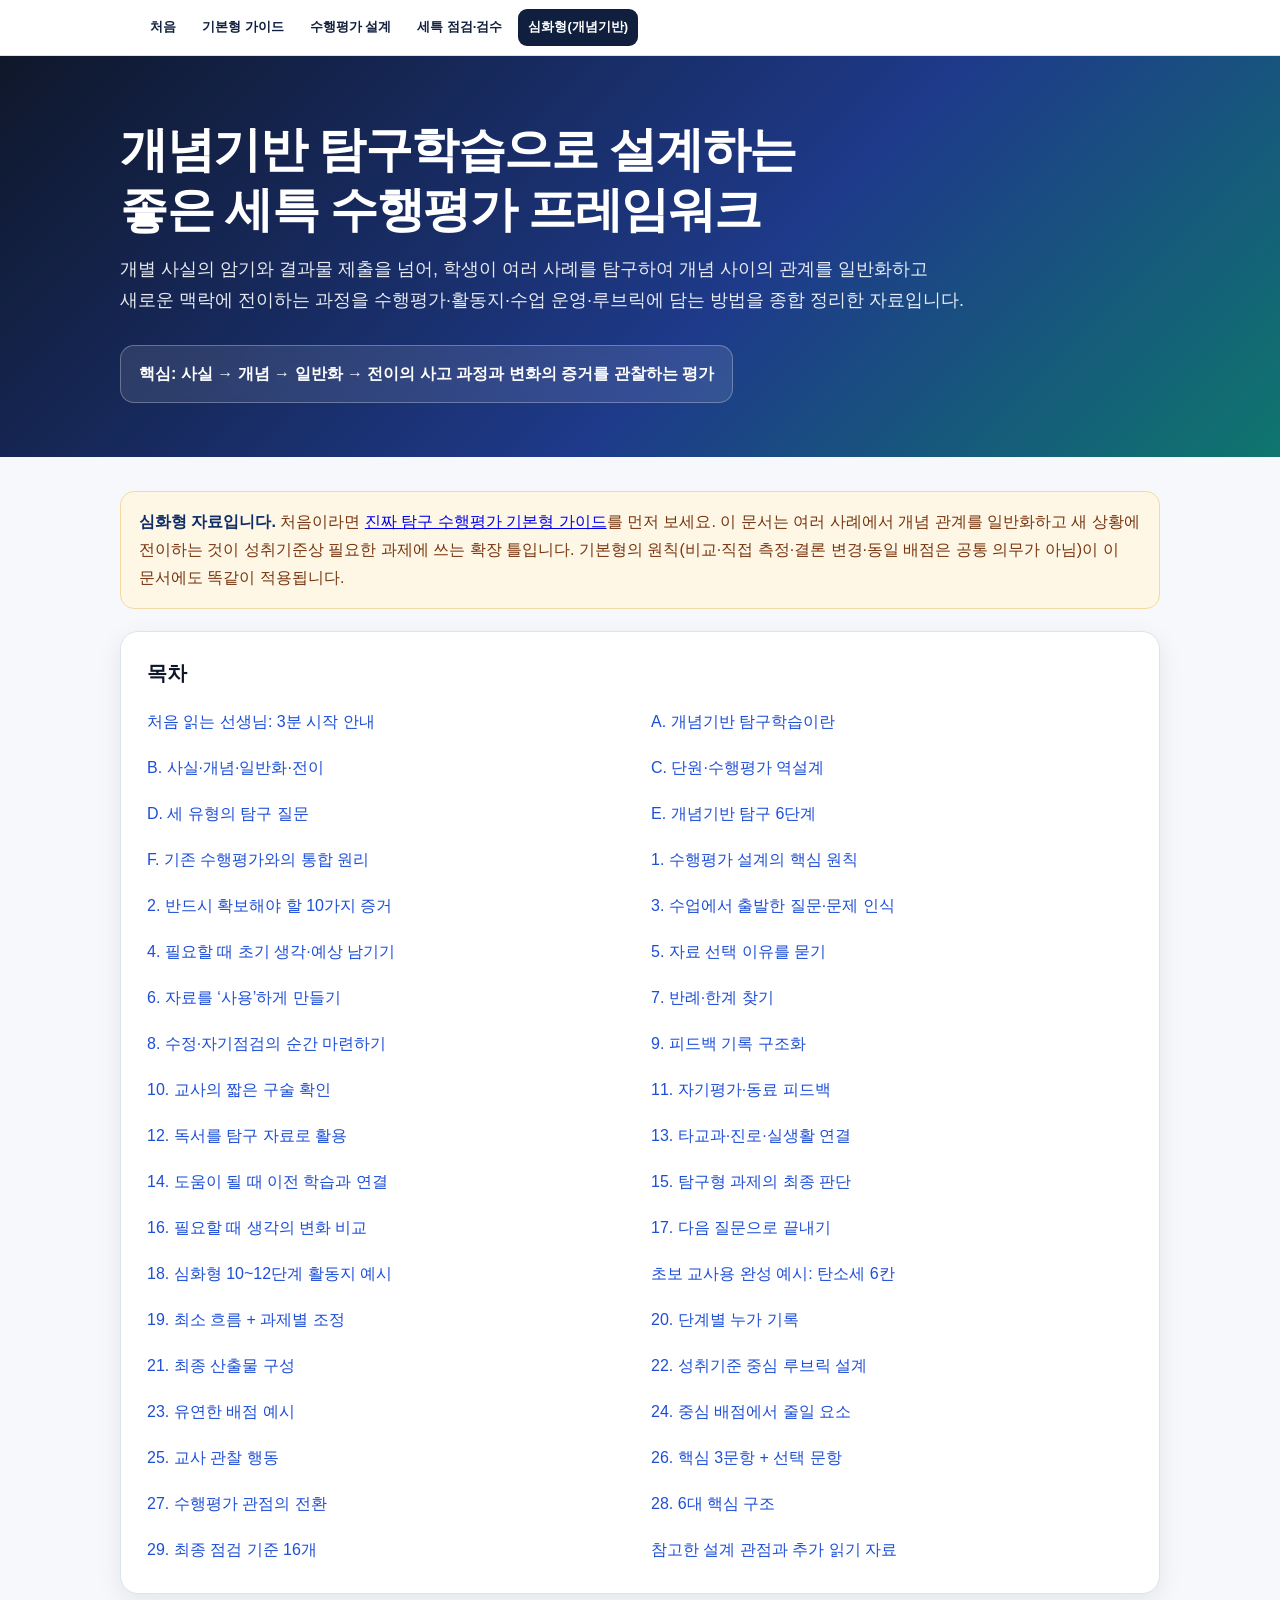
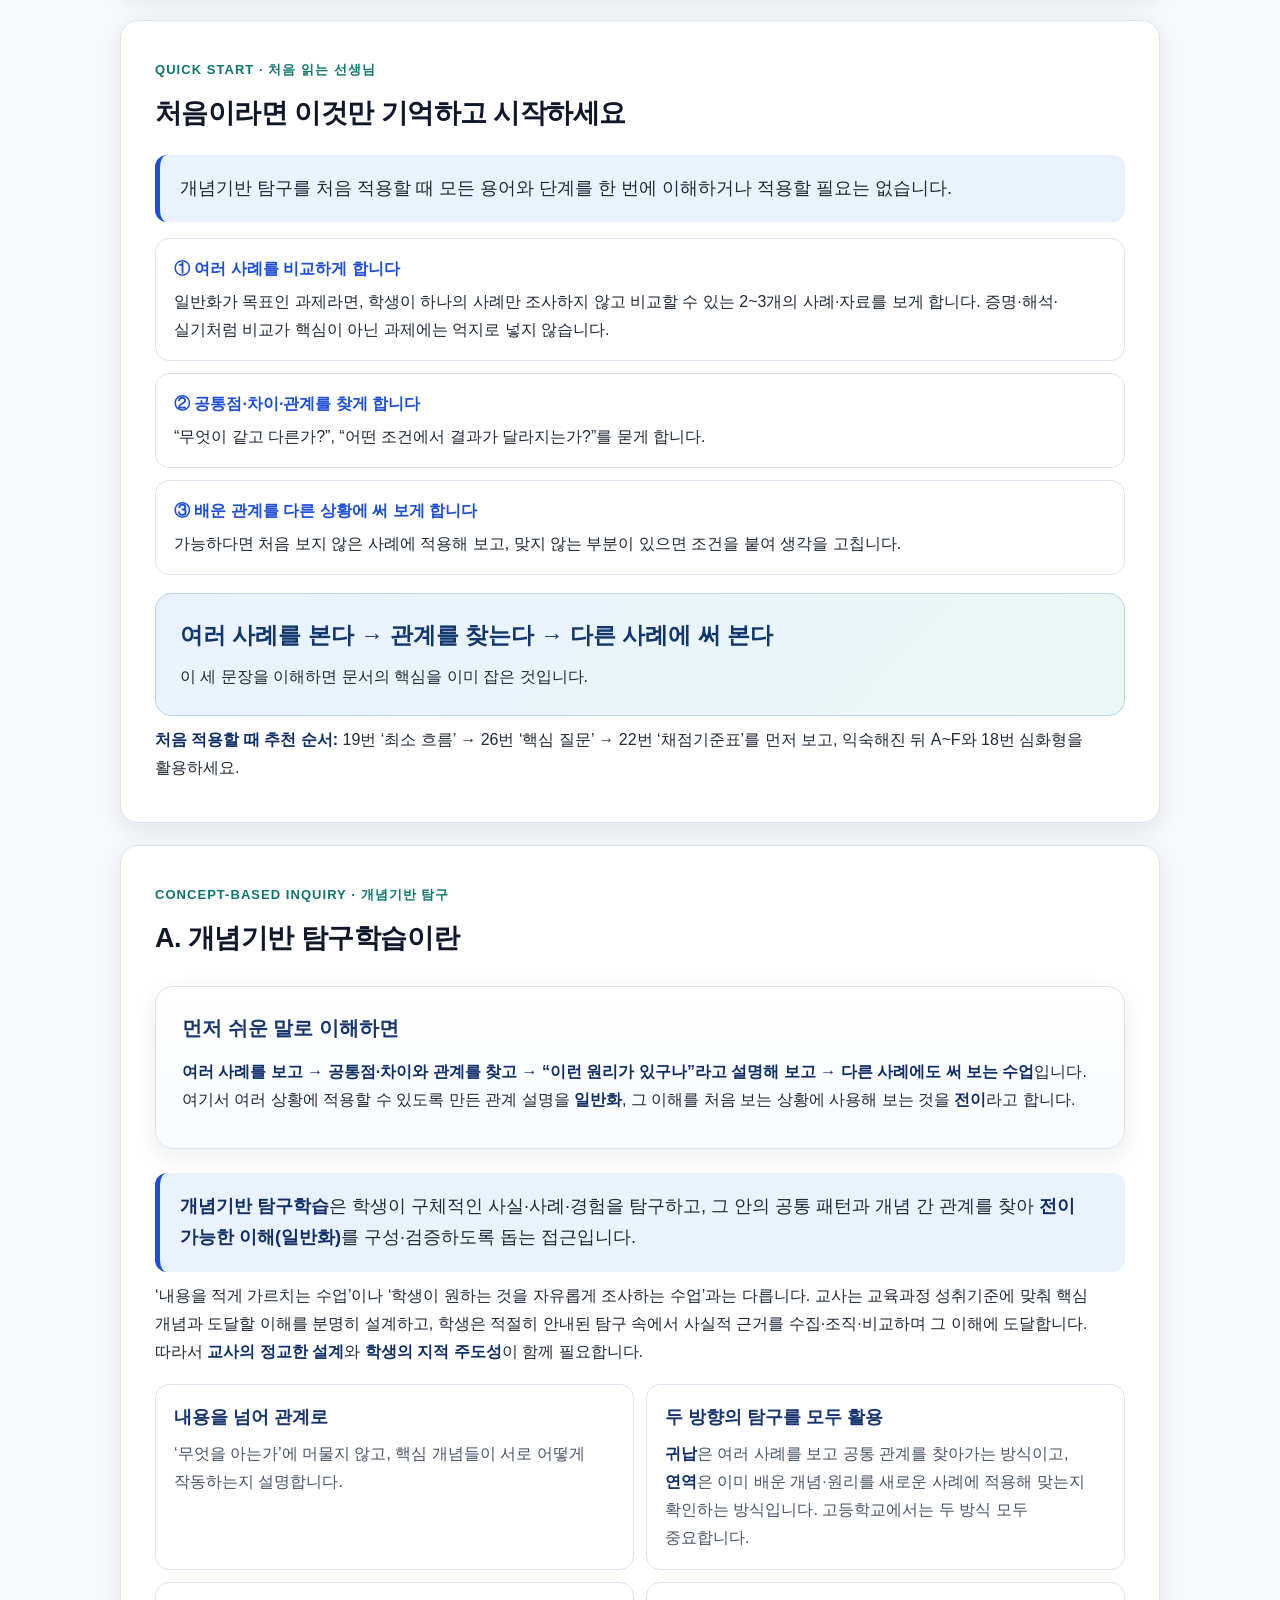
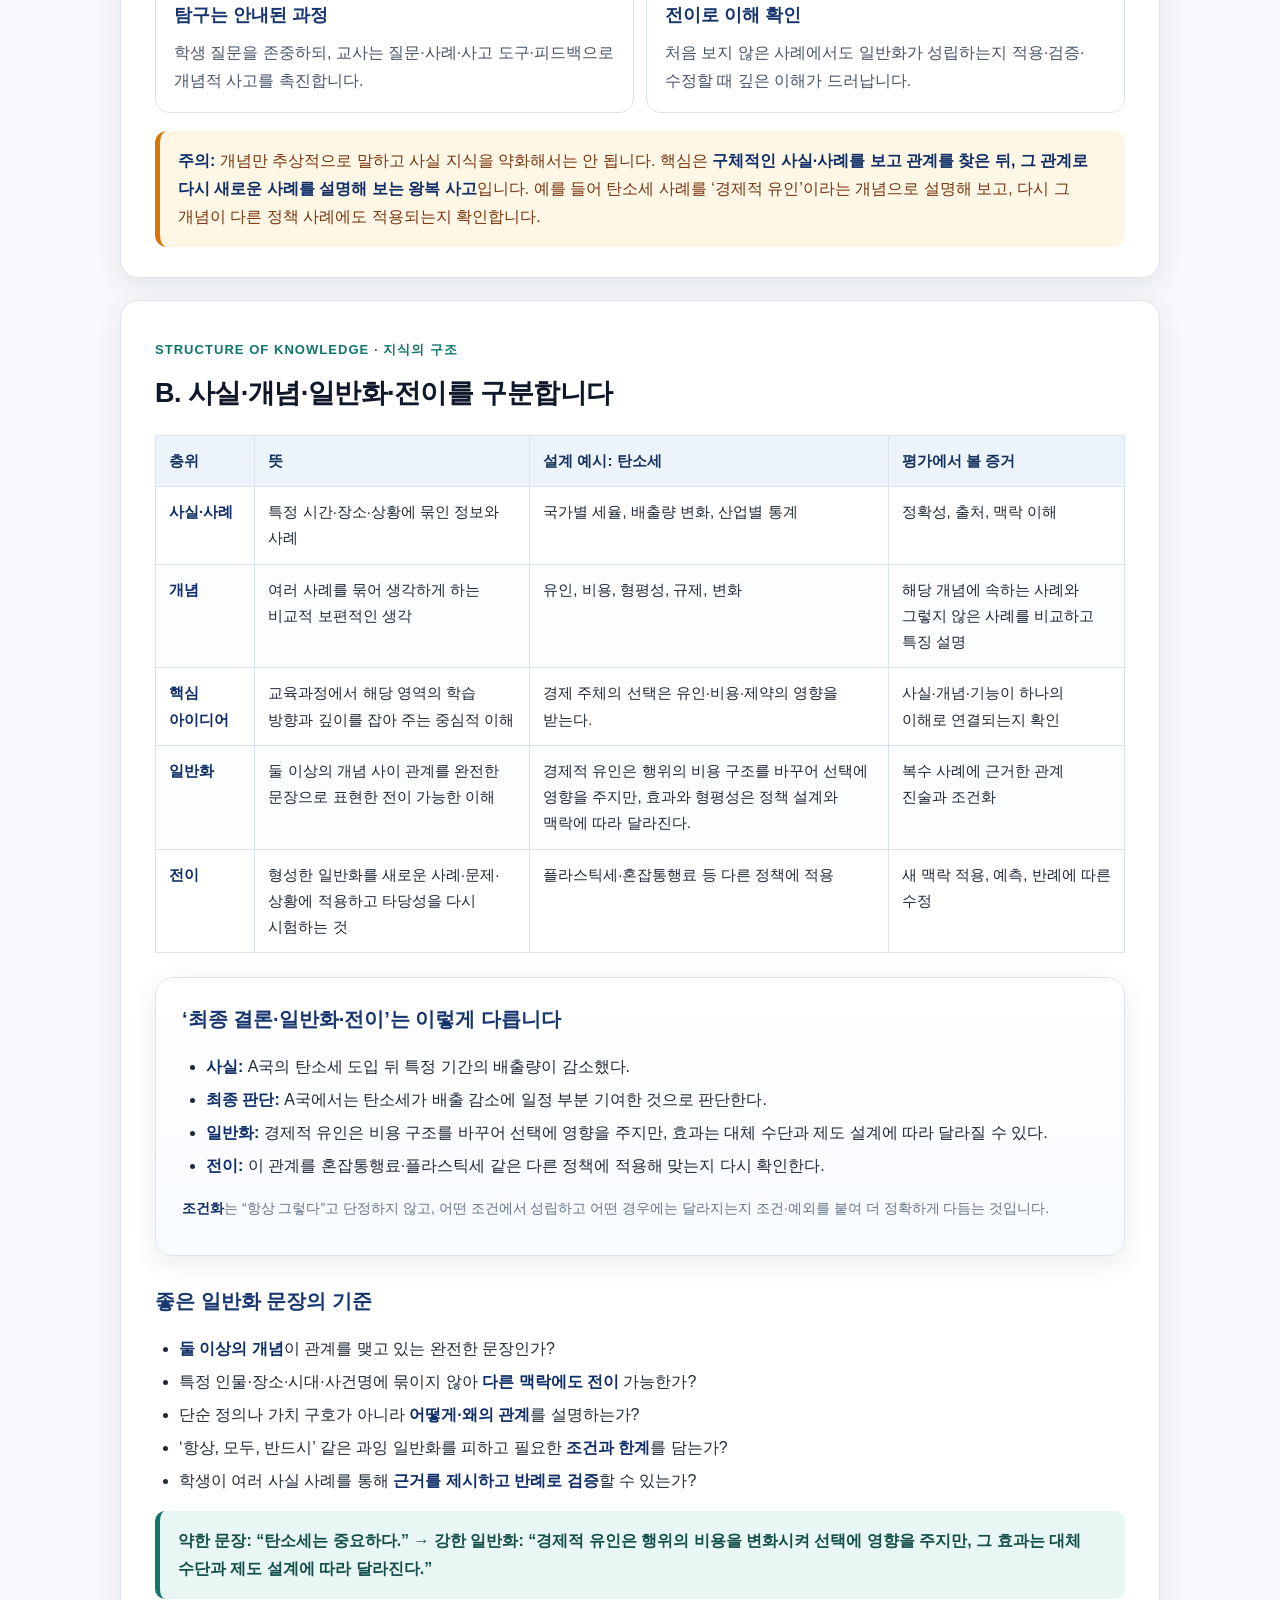
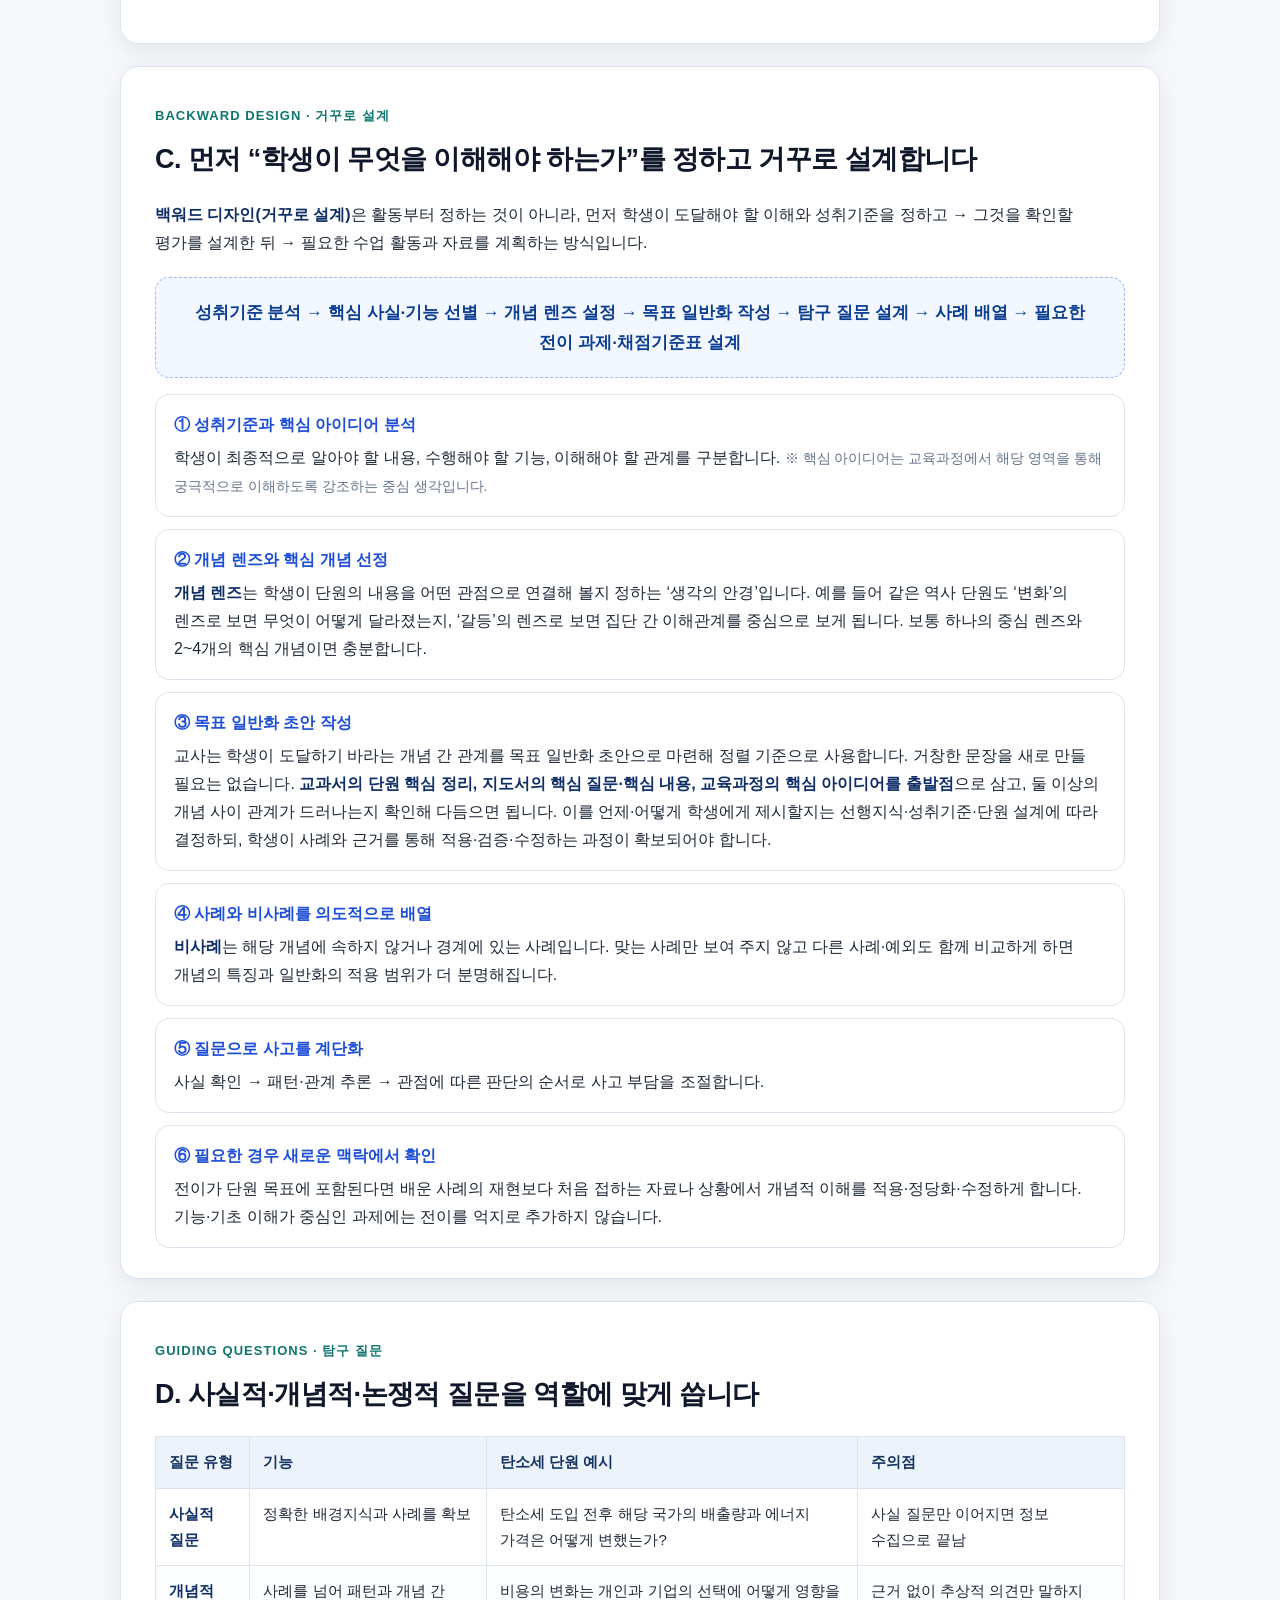
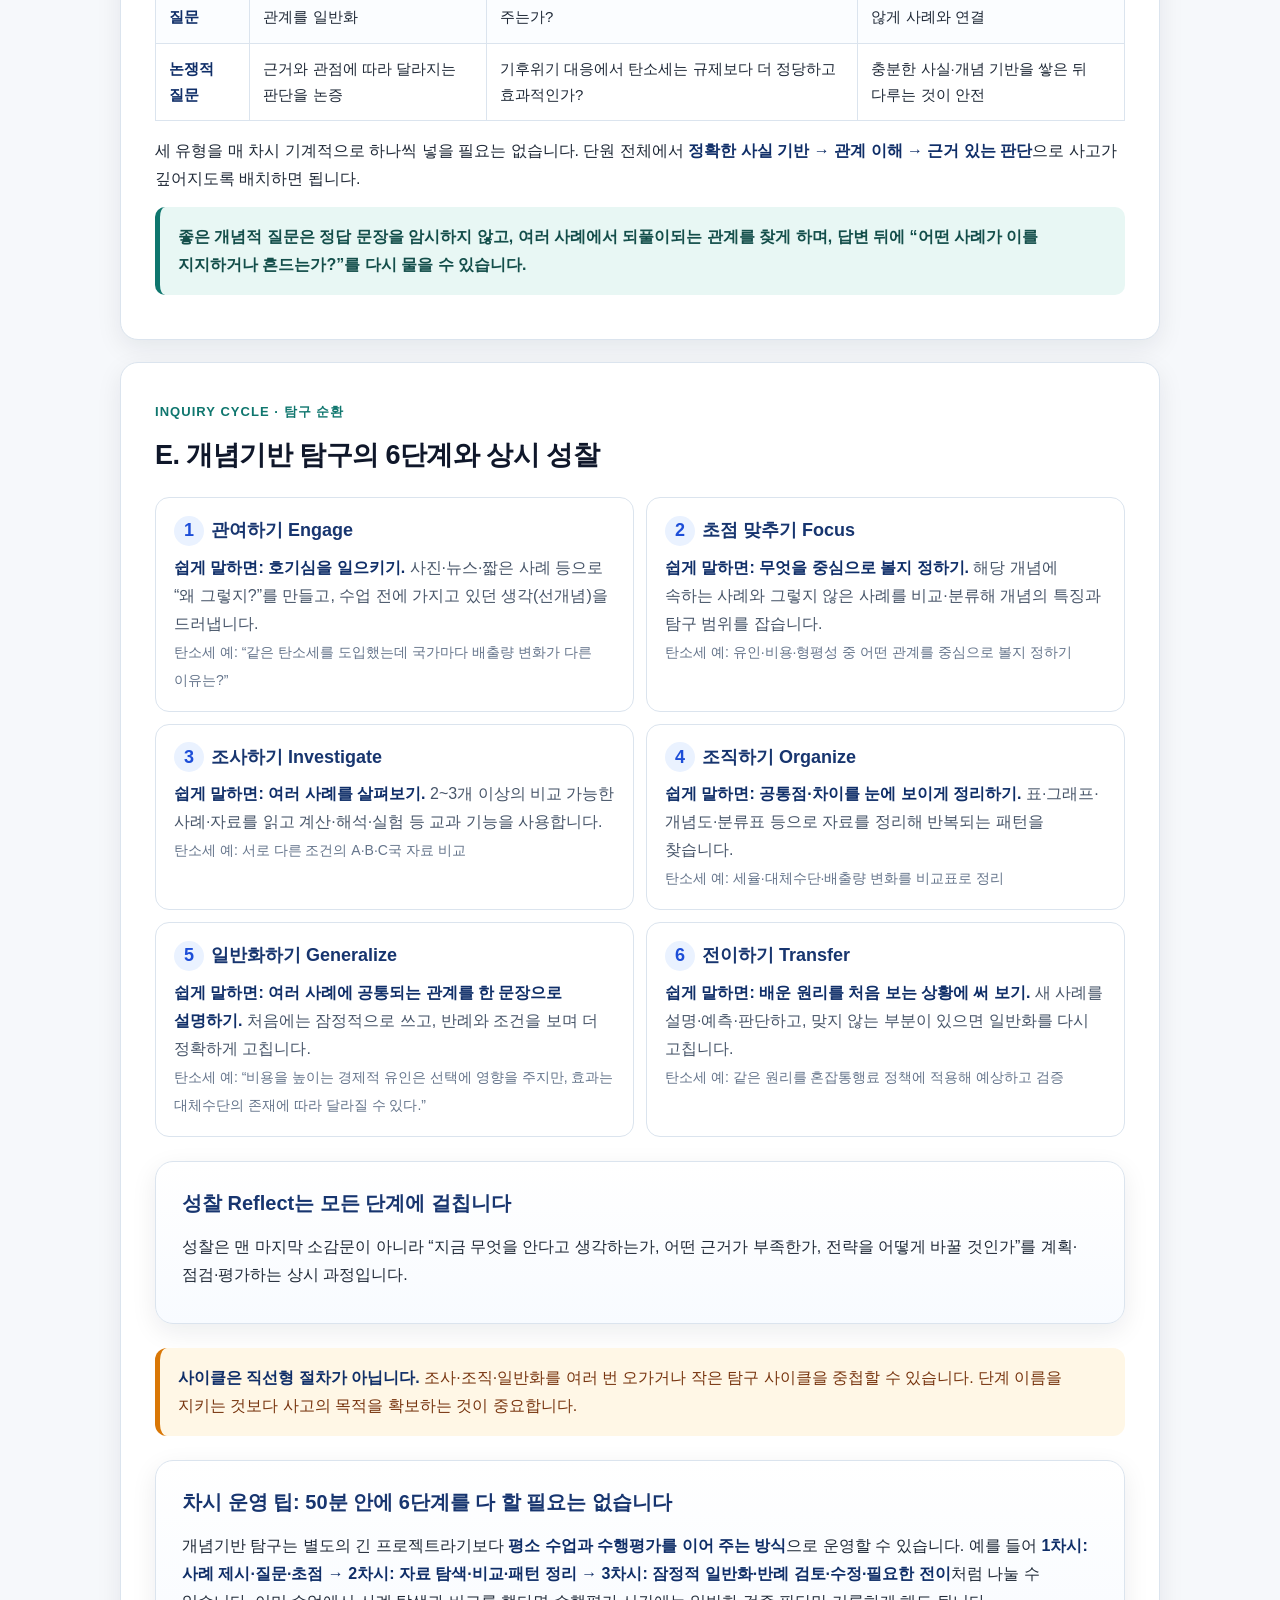
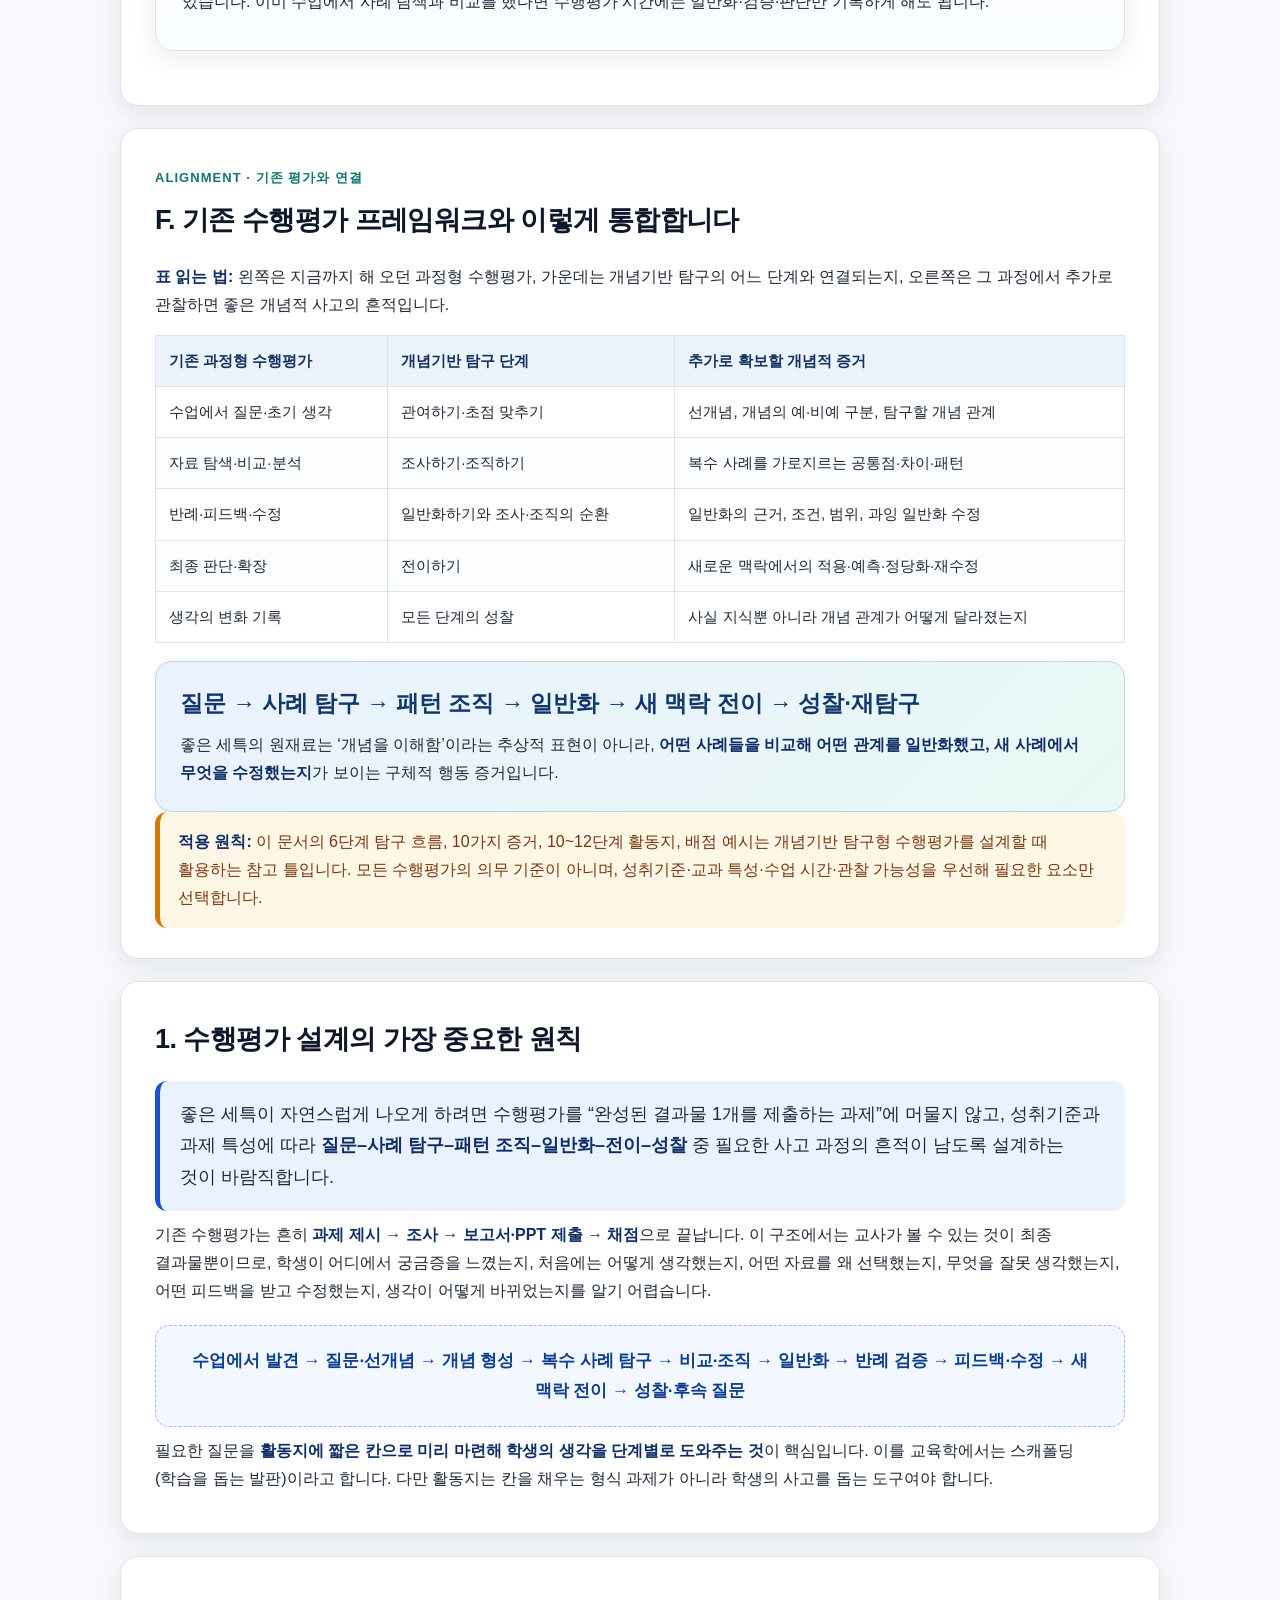
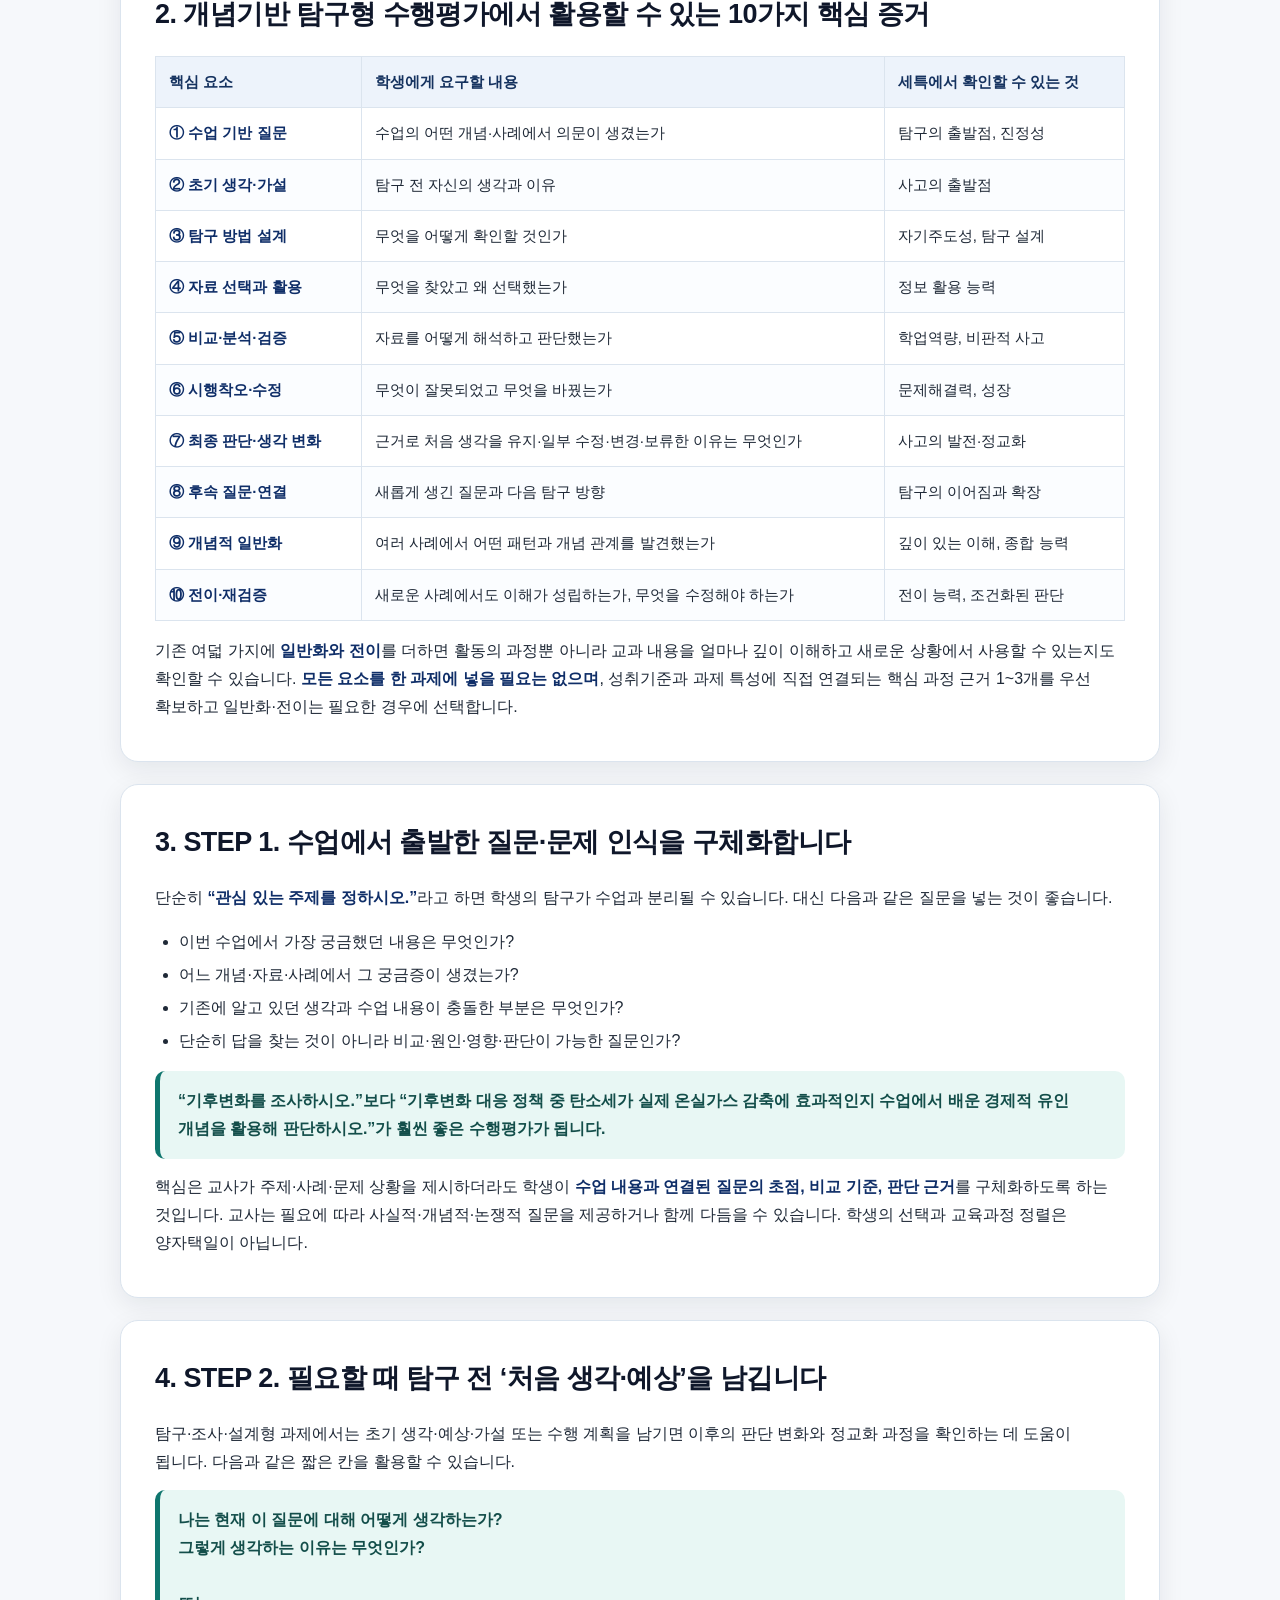
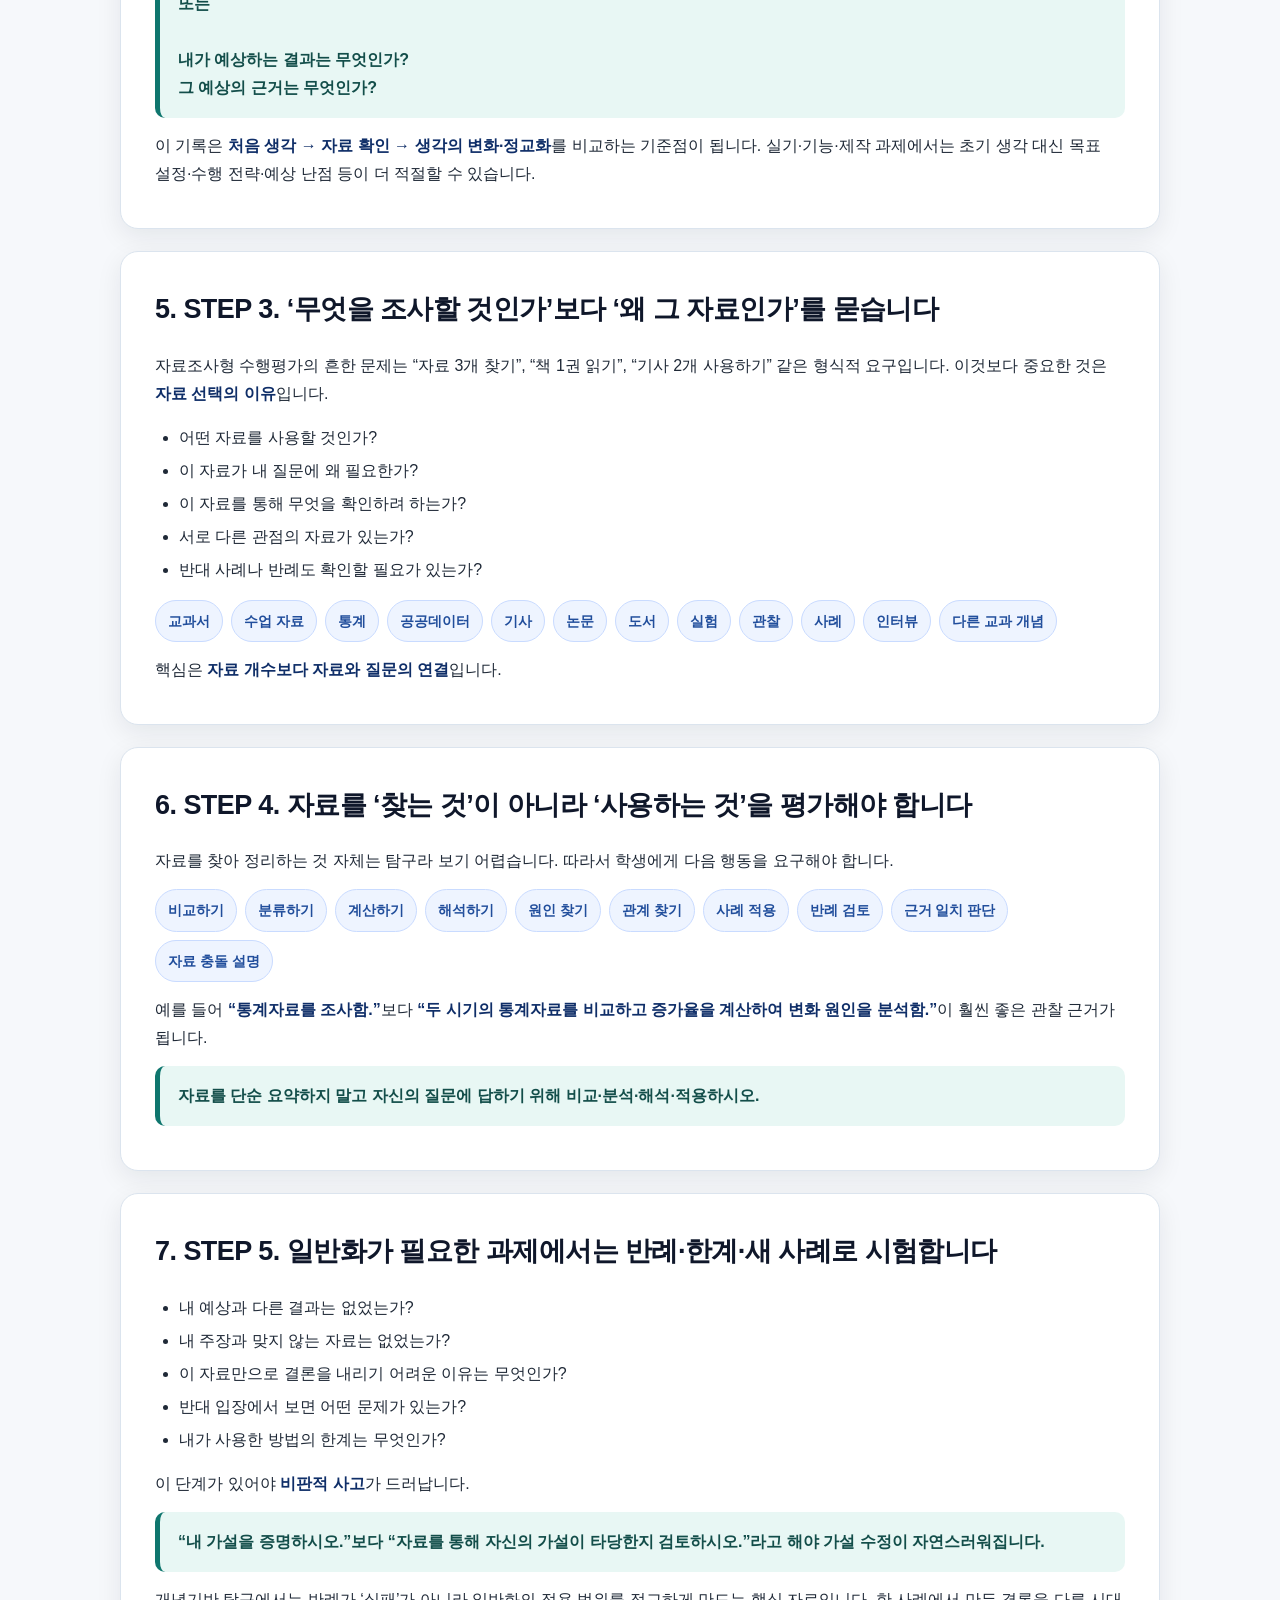
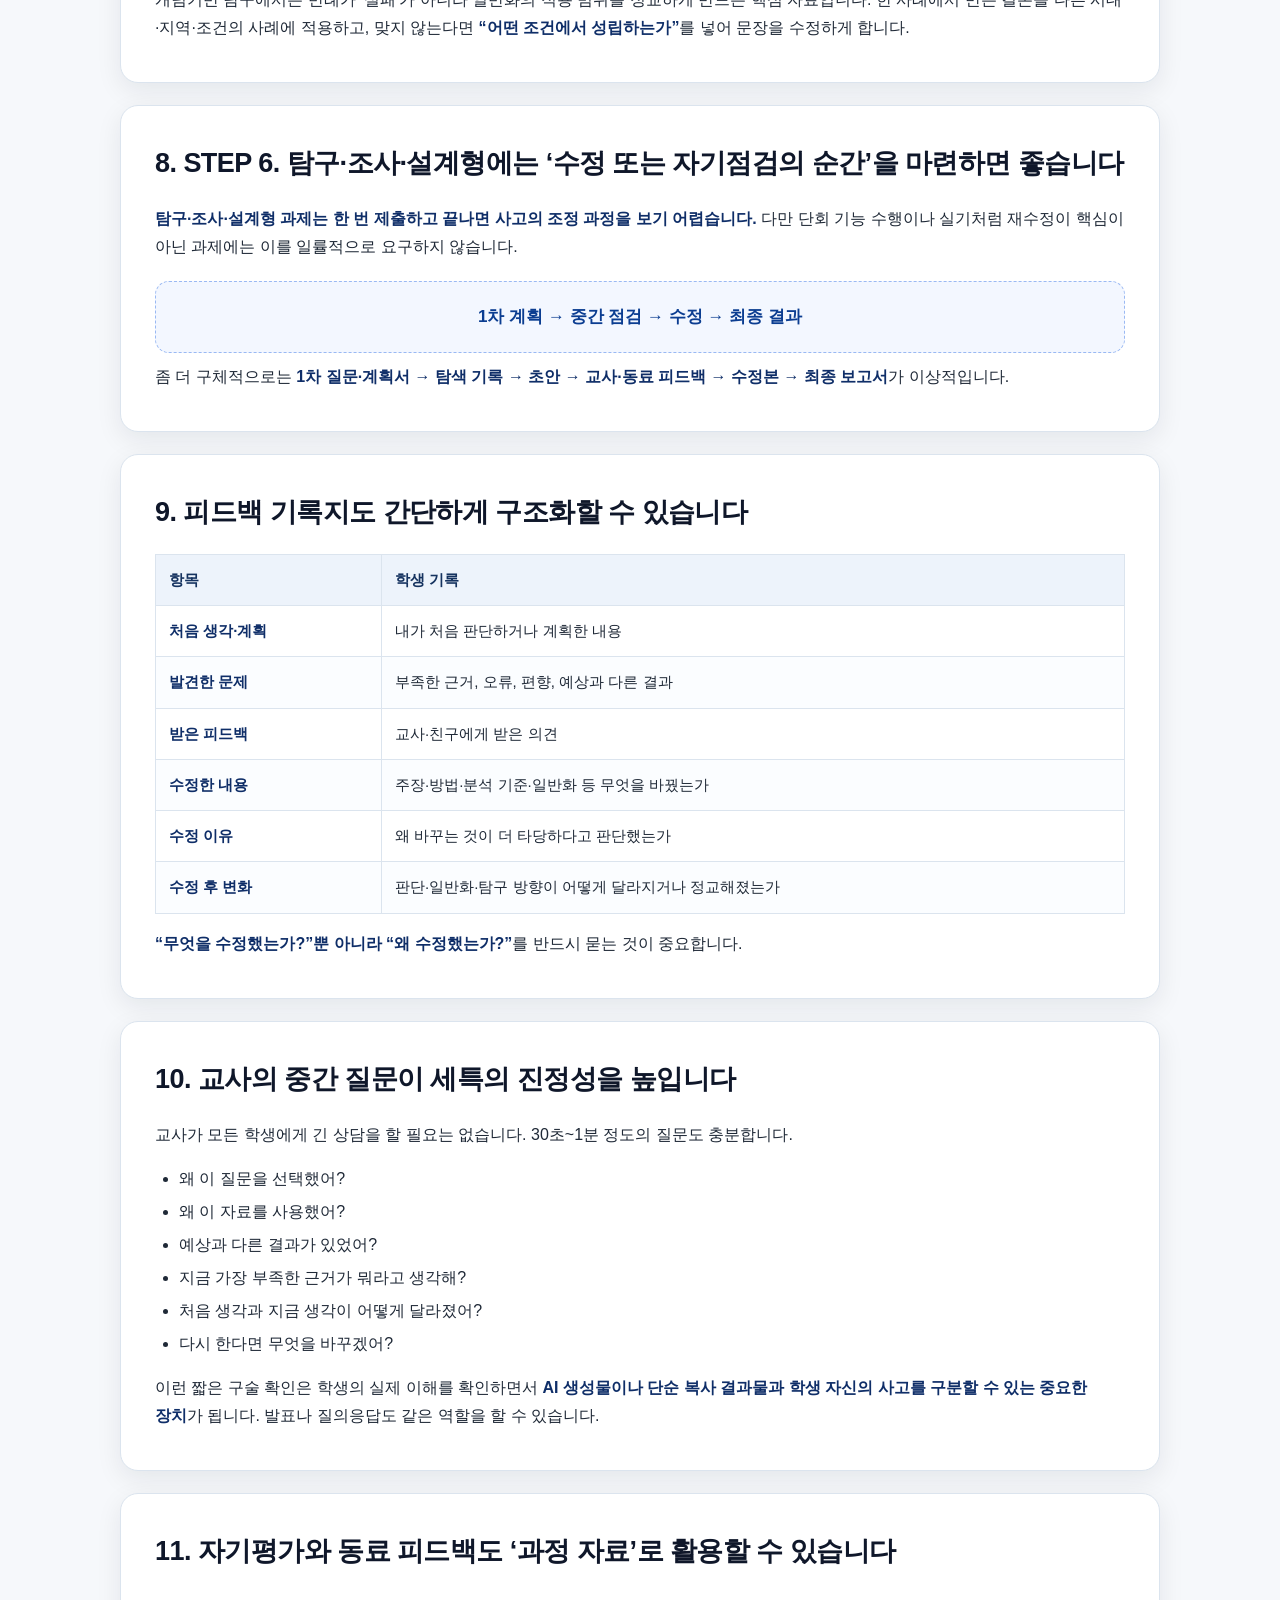
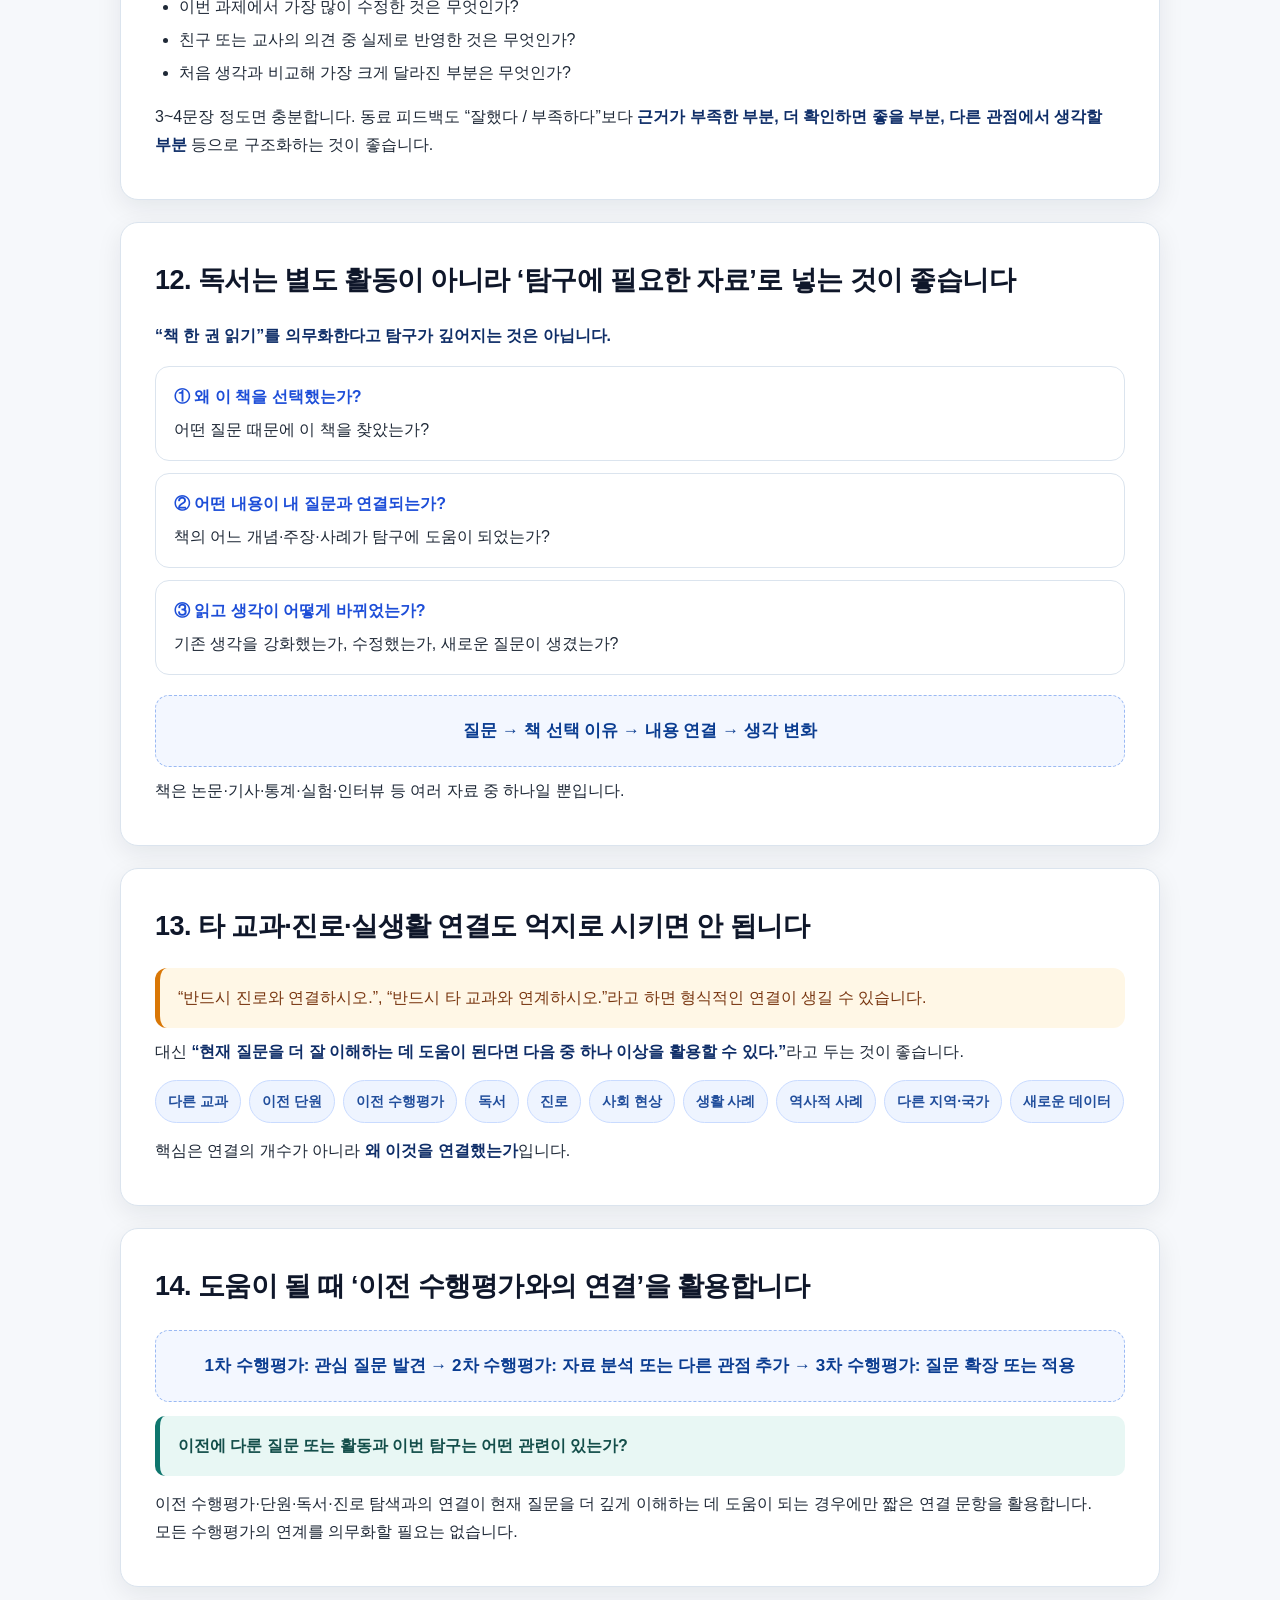
<file: framework.html>
<!DOCTYPE html>
<html lang="ko">
<head>
<meta charset="UTF-8">
<meta name="viewport" content="width=device-width, initial-scale=1.0">
<title>개념기반 탐구학습으로 설계하는 좋은 세특 수행평가 프레임워크 · 초보 교사 현장 적용본</title>
<style>
  :root{
    --bg:#f6f8fb;
    --paper:#ffffff;
    --text:#1f2937;
    --muted:#64748b;
    --line:#dbe4ee;
    --primary:#1d4ed8;
    --primary-soft:#eaf2ff;
    --accent:#0f766e;
    --accent-soft:#e8f7f4;
    --warn:#92400e;
    --warn-soft:#fff7e6;
    --dark:#0f172a;
    --shadow:0 8px 26px rgba(15,23,42,.08);
  }
  *{box-sizing:border-box}
  html{scroll-behavior:smooth}
  body{
    margin:0;
    font-family:"Pretendard","Noto Sans KR","Apple SD Gothic Neo","Malgun Gothic",sans-serif;
    color:var(--text);
    background:var(--bg);
    line-height:1.75;
    word-break:keep-all;
  }
  .hero{
    background:linear-gradient(135deg,#0f172a 0%,#1e3a8a 58%,#0f766e 100%);
    color:#fff;
    padding:64px 24px 54px;
  }
  .wrap{max-width:1040px;margin:0 auto}
  .hero h1{
    margin:0 0 14px;
    font-size:clamp(30px,5vw,48px);
    line-height:1.25;
    letter-spacing:-.03em;
  }
  .hero p{
    max-width:850px;
    margin:0;
    font-size:18px;
    color:rgba(255,255,255,.9);
  }
  .hero .summary{
    margin-top:28px;
    display:inline-block;
    padding:14px 18px;
    border:1px solid rgba(255,255,255,.28);
    border-radius:14px;
    background:rgba(255,255,255,.1);
    backdrop-filter:blur(8px);
    font-weight:700;
  }
  main{padding:34px 20px 70px}
  .toc,.section,.callout{
    background:var(--paper);
    border:1px solid var(--line);
    border-radius:18px;
    box-shadow:var(--shadow);
  }
  .toc{padding:24px 26px;margin-bottom:26px}
  .toc h2{margin:0 0 12px;font-size:20px}
  .toc-grid{
    display:grid;
    grid-template-columns:repeat(2,minmax(0,1fr));
    gap:8px 22px;
  }
  .toc a{
    color:var(--primary);
    text-decoration:none;
    padding:5px 0;
  }
  .section{
    padding:34px 34px 30px;
    margin:22px 0;
  }
  h2{
    margin:0 0 18px;
    color:var(--dark);
    font-size:27px;
    letter-spacing:-.02em;
  }
  h3{
    margin:28px 0 12px;
    color:#17356f;
    font-size:20px;
  }
  p{margin:10px 0}
  ul,ol{padding-left:24px}
  li{margin:5px 0}
  strong{color:#0f2e68}
  .lead{
    font-size:18px;
    background:var(--primary-soft);
    border-left:5px solid var(--primary);
    padding:18px 20px;
    border-radius:12px;
  }
  .flow{
    margin:20px 0 4px;
    padding:20px;
    text-align:center;
    font-weight:800;
    color:#0b3d91;
    background:#f3f7ff;
    border:1px dashed #9ab9f3;
    border-radius:14px;
    font-size:17px;
  }
  table{
    width:100%;
    border-collapse:collapse;
    margin:16px 0;
    background:#fff;
    font-size:15px;
  }
  th,td{
    border:1px solid var(--line);
    padding:12px 13px;
    vertical-align:top;
  }
  th{
    background:#edf3fb;
    color:#15325f;
    text-align:left;
    font-weight:800;
  }
  tr:nth-child(even) td{background:#fbfdff}
  blockquote{
    margin:14px 0;
    padding:16px 18px;
    border-left:5px solid var(--accent);
    border-radius:10px;
    background:var(--accent-soft);
    color:#134e4a;
    font-weight:700;
  }
  .warn{
    background:var(--warn-soft);
    border-left:5px solid #d97706;
    padding:16px 18px;
    border-radius:12px;
    color:#78350f;
  }
  .callout{
    padding:24px 26px;
    margin:24px 0;
    background:linear-gradient(180deg,#ffffff,#f8fbff);
  }
  .callout h3{margin-top:0}
  .steps{
    display:grid;
    grid-template-columns:1fr;
    gap:12px;
    margin-top:16px;
  }
  .step{
    border:1px solid var(--line);
    border-radius:14px;
    padding:16px 18px;
    background:#fff;
  }
  .step b{
    display:block;
    color:var(--primary);
    margin-bottom:5px;
  }
  .pillrow{
    display:flex;
    flex-wrap:wrap;
    gap:8px;
    margin:14px 0;
  }
  .pill{
    border-radius:999px;
    padding:8px 12px;
    background:#eef4ff;
    border:1px solid #c9dbff;
    color:#214e9c;
    font-weight:700;
    font-size:14px;
  }
  .checklist{
    display:grid;
    grid-template-columns:repeat(2,minmax(0,1fr));
    gap:10px 18px;
    padding:0;
    list-style:none;
  }
  .checklist li{
    position:relative;
    padding:13px 14px 13px 42px;
    background:#fbfdff;
    border:1px solid var(--line);
    border-radius:12px;
    margin:0;
  }
  .checklist li:before{
    content:"✓";
    position:absolute;
    left:14px;
    top:12px;
    color:#0f766e;
    font-weight:900;
  }
  .eyebrow{
    display:inline-block;
    margin-bottom:8px;
    color:var(--accent);
    font-size:13px;
    font-weight:900;
    letter-spacing:.08em;
    text-transform:uppercase;
  }
  .concept-grid,.phase-grid{
    display:grid;
    grid-template-columns:repeat(2,minmax(0,1fr));
    gap:12px;
    margin:18px 0;
  }
  .concept-card,.phase-card{
    border:1px solid var(--line);
    border-radius:14px;
    padding:17px 18px;
    background:#fff;
  }
  .concept-card h3,.phase-card h3{margin:0 0 7px;font-size:18px}
  .concept-card p,.phase-card p{margin:0;color:#475569}
  .phase-card b{
    display:inline-flex;
    align-items:center;
    justify-content:center;
    width:30px;
    height:30px;
    margin-right:7px;
    border-radius:50%;
    background:var(--primary-soft);
    color:var(--primary);
  }
  .mini{font-size:14px;color:var(--muted)}
  .sources a{color:var(--primary);text-underline-offset:3px}
  .sources li{margin:10px 0}
  .final-box{
    background:linear-gradient(135deg,#eaf2ff,#e9f8f4);
    border:1px solid #b9d7e9;
    border-radius:16px;
    padding:24px;
    margin-top:18px;
  }
  .final-box .big{
    font-size:23px;
    font-weight:900;
    color:#12376f;
    line-height:1.5;
  }
  footer{
    color:var(--muted);
    font-size:13px;
    text-align:center;
    padding:10px 20px 50px;
  }
  @media(max-width:760px){
    .toc-grid,.checklist,.concept-grid,.phase-grid{grid-template-columns:1fr}
    .section{padding:25px 20px}
    table{font-size:13.5px}
    th,td{padding:9px}
    .hero{padding-top:48px}
  }
  @media print{
    @page{size:A4;margin:14mm 13mm 16mm}
    html,body{background:#fff!important}
    body{font-size:10.5pt;line-height:1.62;color:#111}

    .hero{
      background:#fff!important;
      color:#000!important;
      padding:8mm 0 6mm;
      border-bottom:1px solid #777;
      break-after:auto;
      page-break-after:auto;
    }
    .hero h1{
      color:#000!important;
      font-size:25pt;
      line-height:1.25;
      margin-bottom:4mm;
    }
    .hero p{
      color:#222!important;
      font-size:11.5pt;
      line-height:1.65;
    }
    .hero .summary{
      display:block;
      margin-top:5mm;
      padding:3.5mm 4mm;
      color:#111!important;
      background:#fff!important;
      border:1px solid #aaa;
      border-radius:8px;
      backdrop-filter:none;
    }
    .hero .summary strong{color:#111!important}

    main{padding:5mm 0 0}
    .wrap{max-width:none}

    .toc,.section,.callout{
      box-shadow:none!important;
      background:#fff!important;
    }
    .toc{
      break-inside:auto!important;
      page-break-inside:auto!important;
      margin:0 0 5mm;
      padding:5mm 0 3mm;
      border:none;
      border-bottom:1px solid #bbb;
      border-radius:0;
    }
    .toc-grid{grid-template-columns:repeat(2,minmax(0,1fr));gap:2mm 8mm}
    .toc a{font-size:9.5pt}

    .section{
      break-inside:auto!important;
      page-break-inside:auto!important;
      margin:0 0 5mm;
      padding:5mm 0 3mm;
      border:none;
      border-bottom:1px solid #ddd;
      border-radius:0;
    }
    .callout{
      break-inside:avoid;
      page-break-inside:avoid;
      margin:4mm 0;
      padding:4mm;
      border:1px solid #bbb;
      border-radius:8px;
    }

    h2,h3{
      break-after:avoid;
      page-break-after:avoid;
      orphans:3;
      widows:3;
    }
    h2{font-size:18pt;margin-bottom:3.5mm}
    h3{font-size:13pt;margin:5mm 0 2mm}
    p,li{orphans:3;widows:3}

    table,.step,.concept-card,.phase-card,blockquote,.final-box,.warn{
      break-inside:avoid;
      page-break-inside:avoid;
    }
    table{font-size:9pt;margin:3mm 0}
    th,td{padding:2.2mm 2.5mm}
    blockquote,.warn,.final-box{margin:3mm 0;padding:3.5mm}
    .step,.concept-card,.phase-card{padding:3.5mm}

    .concept-grid,.phase-grid{grid-template-columns:repeat(2,minmax(0,1fr));gap:3mm}
    .checklist{grid-template-columns:repeat(2,minmax(0,1fr));gap:2.5mm 4mm}
    .checklist li{padding:3mm 3mm 3mm 9mm}
    .checklist li:before{left:3mm;top:2.7mm}

    .flow{
      break-inside:avoid;
      page-break-inside:avoid;
      margin:3mm 0;
      padding:3.5mm;
      font-size:10pt;
    }
    .pill{font-size:8.5pt;padding:1.8mm 2.5mm}
    .mini{font-size:8.5pt}

    a{color:#000!important;text-decoration:none}
    footer{padding:4mm 0 0;font-size:8pt}
  }
</style>
</head>
<body>
<nav style="background:#fff;border-bottom:1px solid #dbe4ee;position:sticky;top:0;z-index:30"><div style="max-width:1040px;margin:0 auto;padding:9px 20px;display:flex;gap:6px;flex-wrap:wrap;font-size:13px;font-weight:800">
<a href="index.html" style="color:#0f1f3d;text-decoration:none;padding:7px 10px;border-radius:9px">처음</a>
<a href="guide.html" style="color:#0f1f3d;text-decoration:none;padding:7px 10px;border-radius:9px">기본형 가이드</a>
<a href="assessment.html" style="color:#0f1f3d;text-decoration:none;padding:7px 10px;border-radius:9px">수행평가 설계</a>
<a href="record-check.html" style="color:#0f1f3d;text-decoration:none;padding:7px 10px;border-radius:9px">세특 점검·검수</a>
<a href="framework.html" style="color:#fff;background:#0f1f3d;text-decoration:none;padding:7px 10px;border-radius:9px">심화형(개념기반)</a>
</div></nav>
<header class="hero">
  <div class="wrap">
    <h1>개념기반 탐구학습으로 설계하는<br>좋은 세특 수행평가 프레임워크</h1>
    <p>개별 사실의 암기와 결과물 제출을 넘어, 학생이 여러 사례를 탐구하여 개념 사이의 관계를 일반화하고 새로운 맥락에 전이하는 과정을 수행평가·활동지·수업 운영·루브릭에 담는 방법을 종합 정리한 자료입니다.</p>
    <div class="summary">핵심: <strong style="color:white">사실 → 개념 → 일반화 → 전이</strong>의 사고 과정과 변화의 증거를 관찰하는 평가</div>
  </div>
</header>

<main>
<div class="wrap">
<div class="warn" style="margin:0 0 22px;padding:16px 18px;border-radius:14px;background:#fff7e6;border:1px solid #f3d9a4"><strong>심화형 자료입니다.</strong> 처음이라면 <a href="guide.html">진짜 탐구 수행평가 기본형 가이드</a>를 먼저 보세요. 이 문서는 여러 사례에서 개념 관계를 일반화하고 새 상황에 전이하는 것이 성취기준상 필요한 과제에 쓰는 확장 틀입니다. 기본형의 원칙(비교·직접 측정·결론 변경·동일 배점은 공통 의무가 아님)이 이 문서에도 똑같이 적용됩니다.</div>

<section class="toc">
  <h2>목차</h2>
  <div class="toc-grid">
    <a href="#quickstart">처음 읽는 선생님: 3분 시작 안내</a>
    <a href="#cb1">A. 개념기반 탐구학습이란</a>
    <a href="#cb2">B. 사실·개념·일반화·전이</a>
    <a href="#cb3">C. 단원·수행평가 역설계</a>
    <a href="#cb4">D. 세 유형의 탐구 질문</a>
    <a href="#cb5">E. 개념기반 탐구 6단계</a>
    <a href="#cb6">F. 기존 수행평가와의 통합 원리</a>
    <a href="#s1">1. 수행평가 설계의 핵심 원칙</a>
    <a href="#s2">2. 반드시 확보해야 할 10가지 증거</a>
    <a href="#s3">3. 수업에서 출발한 질문·문제 인식</a>
    <a href="#s4">4. 필요할 때 초기 생각·예상 남기기</a>
    <a href="#s5">5. 자료 선택 이유를 묻기</a>
    <a href="#s6">6. 자료를 ‘사용’하게 만들기</a>
    <a href="#s7">7. 반례·한계 찾기</a>
    <a href="#s8">8. 수정·자기점검의 순간 마련하기</a>
    <a href="#s9">9. 피드백 기록 구조화</a>
    <a href="#s10">10. 교사의 짧은 구술 확인</a>
    <a href="#s11">11. 자기평가·동료 피드백</a>
    <a href="#s12">12. 독서를 탐구 자료로 활용</a>
    <a href="#s13">13. 타교과·진로·실생활 연결</a>
    <a href="#s14">14. 도움이 될 때 이전 학습과 연결</a>
    <a href="#s15">15. 탐구형 과제의 최종 판단</a>
    <a href="#s16">16. 필요할 때 생각의 변화 비교</a>
    <a href="#s17">17. 다음 질문으로 끝내기</a>
    <a href="#s18">18. 심화형 10~12단계 활동지 예시</a>
    <a href="#beginner-example">초보 교사용 완성 예시: 탄소세 6칸</a>
    <a href="#s19">19. 최소 흐름 + 과제별 조정</a>
    <a href="#s20">20. 단계별 누가 기록</a>
    <a href="#s21">21. 최종 산출물 구성</a>
    <a href="#s22">22. 성취기준 중심 루브릭 설계</a>
    <a href="#s23">23. 유연한 배점 예시</a>
    <a href="#s24">24. 중심 배점에서 줄일 요소</a>
    <a href="#s25">25. 교사 관찰 행동</a>
    <a href="#s26">26. 핵심 3문항 + 선택 문항</a>
    <a href="#s27">27. 수행평가 관점의 전환</a>
    <a href="#s28">28. 6대 핵심 구조</a>
    <a href="#s29">29. 최종 점검 기준 16개</a>
    <a href="#sources">참고한 설계 관점과 추가 읽기 자료</a>
  </div>
</section>

<section class="section" id="quickstart">
  <span class="eyebrow">Quick Start · 처음 읽는 선생님</span>
  <h2>처음이라면 이것만 기억하고 시작하세요</h2>
  <p class="lead">개념기반 탐구를 처음 적용할 때 모든 용어와 단계를 한 번에 이해하거나 적용할 필요는 없습니다.</p>
  <div class="steps">
    <div class="step"><b>① 여러 사례를 비교하게 합니다</b>일반화가 목표인 과제라면, 학생이 하나의 사례만 조사하지 않고 비교할 수 있는 2~3개의 사례·자료를 보게 합니다. 증명·해석·실기처럼 비교가 핵심이 아닌 과제에는 억지로 넣지 않습니다.</div>
    <div class="step"><b>② 공통점·차이·관계를 찾게 합니다</b>“무엇이 같고 다른가?”, “어떤 조건에서 결과가 달라지는가?”를 묻게 합니다.</div>
    <div class="step"><b>③ 배운 관계를 다른 상황에 써 보게 합니다</b>가능하다면 처음 보지 않은 사례에 적용해 보고, 맞지 않는 부분이 있으면 조건을 붙여 생각을 고칩니다.</div>
  </div>
  <div class="final-box"><div class="big">여러 사례를 본다 → 관계를 찾는다 → 다른 사례에 써 본다</div><p style="margin-bottom:0">이 세 문장을 이해하면 문서의 핵심을 이미 잡은 것입니다.</p></div>
  <p><strong>처음 적용할 때 추천 순서:</strong> 19번 ‘최소 흐름’ → 26번 ‘핵심 질문’ → 22번 ‘채점기준표’를 먼저 보고, 익숙해진 뒤 A~F와 18번 심화형을 활용하세요.</p>
</section>

<section class="section" id="cb1">
  <span class="eyebrow">Concept-Based Inquiry · 개념기반 탐구</span>
  <h2>A. 개념기반 탐구학습이란</h2>
  <div class="callout"><h3>먼저 쉬운 말로 이해하면</h3><p><strong>여러 사례를 보고 → 공통점·차이와 관계를 찾고 → “이런 원리가 있구나”라고 설명해 보고 → 다른 사례에도 써 보는 수업</strong>입니다. 여기서 여러 상황에 적용할 수 있도록 만든 관계 설명을 <strong>일반화</strong>, 그 이해를 처음 보는 상황에 사용해 보는 것을 <strong>전이</strong>라고 합니다.</p></div>
  <p class="lead"><strong>개념기반 탐구학습</strong>은 학생이 구체적인 사실·사례·경험을 탐구하고, 그 안의 공통 패턴과 개념 간 관계를 찾아 <strong>전이 가능한 이해(일반화)</strong>를 구성·검증하도록 돕는 접근입니다.</p>
  <p>‘내용을 적게 가르치는 수업’이나 ‘학생이 원하는 것을 자유롭게 조사하는 수업’과는 다릅니다. 교사는 교육과정 성취기준에 맞춰 핵심 개념과 도달할 이해를 분명히 설계하고, 학생은 적절히 안내된 탐구 속에서 사실적 근거를 수집·조직·비교하며 그 이해에 도달합니다. 따라서 <strong>교사의 정교한 설계</strong>와 <strong>학생의 지적 주도성</strong>이 함께 필요합니다.</p>
  <div class="concept-grid">
    <div class="concept-card"><h3>내용을 넘어 관계로</h3><p>‘무엇을 아는가’에 머물지 않고, 핵심 개념들이 서로 어떻게 작동하는지 설명합니다.</p></div>
    <div class="concept-card"><h3>두 방향의 탐구를 모두 활용</h3><p><strong>귀납</strong>은 여러 사례를 보고 공통 관계를 찾아가는 방식이고, <strong>연역</strong>은 이미 배운 개념·원리를 새로운 사례에 적용해 맞는지 확인하는 방식입니다. 고등학교에서는 두 방식 모두 중요합니다.</p></div>
    <div class="concept-card"><h3>탐구는 안내된 과정</h3><p>학생 질문을 존중하되, 교사는 질문·사례·사고 도구·피드백으로 개념적 사고를 촉진합니다.</p></div>
    <div class="concept-card"><h3>전이로 이해 확인</h3><p>처음 보지 않은 사례에서도 일반화가 성립하는지 적용·검증·수정할 때 깊은 이해가 드러납니다.</p></div>
  </div>
  <div class="warn"><strong>주의:</strong> 개념만 추상적으로 말하고 사실 지식을 약화해서는 안 됩니다. 핵심은 <strong>구체적인 사실·사례를 보고 관계를 찾은 뒤, 그 관계로 다시 새로운 사례를 설명해 보는 왕복 사고</strong>입니다. 예를 들어 탄소세 사례를 ‘경제적 유인’이라는 개념으로 설명해 보고, 다시 그 개념이 다른 정책 사례에도 적용되는지 확인합니다.</div>
</section>

<section class="section" id="cb2">
  <span class="eyebrow">Structure of Knowledge · 지식의 구조</span>
  <h2>B. 사실·개념·일반화·전이를 구분합니다</h2>
  <table>
    <thead><tr><th>층위</th><th>뜻</th><th>설계 예시: 탄소세</th><th>평가에서 볼 증거</th></tr></thead>
    <tbody>
      <tr><td><strong>사실·사례</strong></td><td>특정 시간·장소·상황에 묶인 정보와 사례</td><td>국가별 세율, 배출량 변화, 산업별 통계</td><td>정확성, 출처, 맥락 이해</td></tr>
      <tr><td><strong>개념</strong></td><td>여러 사례를 묶어 생각하게 하는 비교적 보편적인 생각</td><td>유인, 비용, 형평성, 규제, 변화</td><td>해당 개념에 속하는 사례와 그렇지 않은 사례를 비교하고 특징 설명</td></tr>
      <tr><td><strong>핵심 아이디어</strong></td><td>교육과정에서 해당 영역의 학습 방향과 깊이를 잡아 주는 중심적 이해</td><td>경제 주체의 선택은 유인·비용·제약의 영향을 받는다.</td><td>사실·개념·기능이 하나의 이해로 연결되는지 확인</td></tr>
      <tr><td><strong>일반화</strong></td><td>둘 이상의 개념 사이 관계를 완전한 문장으로 표현한 전이 가능한 이해</td><td>경제적 유인은 행위의 비용 구조를 바꾸어 선택에 영향을 주지만, 효과와 형평성은 정책 설계와 맥락에 따라 달라진다.</td><td>복수 사례에 근거한 관계 진술과 조건화</td></tr>
      <tr><td><strong>전이</strong></td><td>형성한 일반화를 새로운 사례·문제·상황에 적용하고 타당성을 다시 시험하는 것</td><td>플라스틱세·혼잡통행료 등 다른 정책에 적용</td><td>새 맥락 적용, 예측, 반례에 따른 수정</td></tr>
    </tbody>
  </table>
  <div class="callout"><h3>‘최종 결론·일반화·전이’는 이렇게 다릅니다</h3><ul><li><strong>사실:</strong> A국의 탄소세 도입 뒤 특정 기간의 배출량이 감소했다.</li><li><strong>최종 판단:</strong> A국에서는 탄소세가 배출 감소에 일정 부분 기여한 것으로 판단한다.</li><li><strong>일반화:</strong> 경제적 유인은 비용 구조를 바꾸어 선택에 영향을 주지만, 효과는 대체 수단과 제도 설계에 따라 달라질 수 있다.</li><li><strong>전이:</strong> 이 관계를 혼잡통행료·플라스틱세 같은 다른 정책에 적용해 맞는지 다시 확인한다.</li></ul><p class="mini"><strong>조건화</strong>는 “항상 그렇다”고 단정하지 않고, 어떤 조건에서 성립하고 어떤 경우에는 달라지는지 조건·예외를 붙여 더 정확하게 다듬는 것입니다.</p></div>
  <h3>좋은 일반화 문장의 기준</h3>
  <ul>
    <li><strong>둘 이상의 개념</strong>이 관계를 맺고 있는 완전한 문장인가?</li>
    <li>특정 인물·장소·시대·사건명에 묶이지 않아 <strong>다른 맥락에도 전이</strong> 가능한가?</li>
    <li>단순 정의나 가치 구호가 아니라 <strong>어떻게·왜의 관계</strong>를 설명하는가?</li>
    <li>‘항상, 모두, 반드시’ 같은 과잉 일반화를 피하고 필요한 <strong>조건과 한계</strong>를 담는가?</li>
    <li>학생이 여러 사실 사례를 통해 <strong>근거를 제시하고 반례로 검증</strong>할 수 있는가?</li>
  </ul>
  <blockquote>약한 문장: “탄소세는 중요하다.” → 강한 일반화: “경제적 유인은 행위의 비용을 변화시켜 선택에 영향을 주지만, 그 효과는 대체 수단과 제도 설계에 따라 달라진다.”</blockquote>
</section>

<section class="section" id="cb3">
  <span class="eyebrow">Backward Design · 거꾸로 설계</span>
  <h2>C. 먼저 “학생이 무엇을 이해해야 하는가”를 정하고 거꾸로 설계합니다</h2>
  <p><strong>백워드 디자인(거꾸로 설계)</strong>은 활동부터 정하는 것이 아니라, 먼저 학생이 도달해야 할 이해와 성취기준을 정하고 → 그것을 확인할 평가를 설계한 뒤 → 필요한 수업 활동과 자료를 계획하는 방식입니다.</p>
  <div class="flow">성취기준 분석 → 핵심 사실·기능 선별 → 개념 렌즈 설정 → 목표 일반화 작성 → 탐구 질문 설계 → 사례 배열 → 필요한 전이 과제·채점기준표 설계</div>
  <div class="steps">
    <div class="step"><b>① 성취기준과 핵심 아이디어 분석</b>학생이 최종적으로 알아야 할 내용, 수행해야 할 기능, 이해해야 할 관계를 구분합니다. <span class="mini">※ 핵심 아이디어는 교육과정에서 해당 영역을 통해 궁극적으로 이해하도록 강조하는 중심 생각입니다.</span></div>
    <div class="step"><b>② 개념 렌즈와 핵심 개념 선정</b><strong>개념 렌즈</strong>는 학생이 단원의 내용을 어떤 관점으로 연결해 볼지 정하는 ‘생각의 안경’입니다. 예를 들어 같은 역사 단원도 ‘변화’의 렌즈로 보면 무엇이 어떻게 달라졌는지, ‘갈등’의 렌즈로 보면 집단 간 이해관계를 중심으로 보게 됩니다. 보통 하나의 중심 렌즈와 2~4개의 핵심 개념이면 충분합니다.</div>
    <div class="step"><b>③ 목표 일반화 초안 작성</b>교사는 학생이 도달하기 바라는 개념 간 관계를 목표 일반화 초안으로 마련해 정렬 기준으로 사용합니다. 거창한 문장을 새로 만들 필요는 없습니다. <strong>교과서의 단원 핵심 정리, 지도서의 핵심 질문·핵심 내용, 교육과정의 핵심 아이디어를 출발점</strong>으로 삼고, 둘 이상의 개념 사이 관계가 드러나는지 확인해 다듬으면 됩니다. 이를 언제·어떻게 학생에게 제시할지는 선행지식·성취기준·단원 설계에 따라 결정하되, 학생이 사례와 근거를 통해 적용·검증·수정하는 과정이 확보되어야 합니다.</div>
    <div class="step"><b>④ 사례와 비사례를 의도적으로 배열</b><strong>비사례</strong>는 해당 개념에 속하지 않거나 경계에 있는 사례입니다. 맞는 사례만 보여 주지 않고 다른 사례·예외도 함께 비교하게 하면 개념의 특징과 일반화의 적용 범위가 더 분명해집니다.</div>
    <div class="step"><b>⑤ 질문으로 사고를 계단화</b>사실 확인 → 패턴·관계 추론 → 관점에 따른 판단의 순서로 사고 부담을 조절합니다.</div>
    <div class="step"><b>⑥ 필요한 경우 새로운 맥락에서 확인</b>전이가 단원 목표에 포함된다면 배운 사례의 재현보다 처음 접하는 자료나 상황에서 개념적 이해를 적용·정당화·수정하게 합니다. 기능·기초 이해가 중심인 과제에는 전이를 억지로 추가하지 않습니다.</div>
  </div>

</section>

<section class="section" id="cb4">
  <span class="eyebrow">Guiding Questions · 탐구 질문</span>
  <h2>D. 사실적·개념적·논쟁적 질문을 역할에 맞게 씁니다</h2>
  <table>
    <thead><tr><th>질문 유형</th><th>기능</th><th>탄소세 단원 예시</th><th>주의점</th></tr></thead>
    <tbody>
      <tr><td><strong>사실적 질문</strong></td><td>정확한 배경지식과 사례를 확보</td><td>탄소세 도입 전후 해당 국가의 배출량과 에너지 가격은 어떻게 변했는가?</td><td>사실 질문만 이어지면 정보 수집으로 끝남</td></tr>
      <tr><td><strong>개념적 질문</strong></td><td>사례를 넘어 패턴과 개념 간 관계를 일반화</td><td>비용의 변화는 개인과 기업의 선택에 어떻게 영향을 주는가?</td><td>근거 없이 추상적 의견만 말하지 않게 사례와 연결</td></tr>
      <tr><td><strong>논쟁적 질문</strong></td><td>근거와 관점에 따라 달라지는 판단을 논증</td><td>기후위기 대응에서 탄소세는 규제보다 더 정당하고 효과적인가?</td><td>충분한 사실·개념 기반을 쌓은 뒤 다루는 것이 안전</td></tr>
    </tbody>
  </table>
  <p>세 유형을 매 차시 기계적으로 하나씩 넣을 필요는 없습니다. 단원 전체에서 <strong>정확한 사실 기반 → 관계 이해 → 근거 있는 판단</strong>으로 사고가 깊어지도록 배치하면 됩니다.</p>
  <blockquote>좋은 개념적 질문은 정답 문장을 암시하지 않고, 여러 사례에서 되풀이되는 관계를 찾게 하며, 답변 뒤에 “어떤 사례가 이를 지지하거나 흔드는가?”를 다시 물을 수 있습니다.</blockquote>
</section>

<section class="section" id="cb5">
  <span class="eyebrow">Inquiry Cycle · 탐구 순환</span>
  <h2>E. 개념기반 탐구의 6단계와 상시 성찰</h2>
  <div class="phase-grid">
    <div class="phase-card"><h3><b>1</b>관여하기 Engage</h3><p><strong>쉽게 말하면: 호기심을 일으키기.</strong> 사진·뉴스·짧은 사례 등으로 “왜 그렇지?”를 만들고, 수업 전에 가지고 있던 생각(선개념)을 드러냅니다.<br><span class="mini">탄소세 예: “같은 탄소세를 도입했는데 국가마다 배출량 변화가 다른 이유는?”</span></p></div>
    <div class="phase-card"><h3><b>2</b>초점 맞추기 Focus</h3><p><strong>쉽게 말하면: 무엇을 중심으로 볼지 정하기.</strong> 해당 개념에 속하는 사례와 그렇지 않은 사례를 비교·분류해 개념의 특징과 탐구 범위를 잡습니다.<br><span class="mini">탄소세 예: 유인·비용·형평성 중 어떤 관계를 중심으로 볼지 정하기</span></p></div>
    <div class="phase-card"><h3><b>3</b>조사하기 Investigate</h3><p><strong>쉽게 말하면: 여러 사례를 살펴보기.</strong> 2~3개 이상의 비교 가능한 사례·자료를 읽고 계산·해석·실험 등 교과 기능을 사용합니다.<br><span class="mini">탄소세 예: 서로 다른 조건의 A·B·C국 자료 비교</span></p></div>
    <div class="phase-card"><h3><b>4</b>조직하기 Organize</h3><p><strong>쉽게 말하면: 공통점·차이를 눈에 보이게 정리하기.</strong> 표·그래프·개념도·분류표 등으로 자료를 정리해 반복되는 패턴을 찾습니다.<br><span class="mini">탄소세 예: 세율·대체수단·배출량 변화를 비교표로 정리</span></p></div>
    <div class="phase-card"><h3><b>5</b>일반화하기 Generalize</h3><p><strong>쉽게 말하면: 여러 사례에 공통되는 관계를 한 문장으로 설명하기.</strong> 처음에는 잠정적으로 쓰고, 반례와 조건을 보며 더 정확하게 고칩니다.<br><span class="mini">탄소세 예: “비용을 높이는 경제적 유인은 선택에 영향을 주지만, 효과는 대체수단의 존재에 따라 달라질 수 있다.”</span></p></div>
    <div class="phase-card"><h3><b>6</b>전이하기 Transfer</h3><p><strong>쉽게 말하면: 배운 원리를 처음 보는 상황에 써 보기.</strong> 새 사례를 설명·예측·판단하고, 맞지 않는 부분이 있으면 일반화를 다시 고칩니다.<br><span class="mini">탄소세 예: 같은 원리를 혼잡통행료 정책에 적용해 예상하고 검증</span></p></div>
  </div>
  <div class="callout">
    <h3>성찰 Reflect는 모든 단계에 걸칩니다</h3>
    <p>성찰은 맨 마지막 소감문이 아니라 “지금 무엇을 안다고 생각하는가, 어떤 근거가 부족한가, 전략을 어떻게 바꿀 것인가”를 계획·점검·평가하는 상시 과정입니다.</p>
  </div>
  <div class="warn"><strong>사이클은 직선형 절차가 아닙니다.</strong> 조사·조직·일반화를 여러 번 오가거나 작은 탐구 사이클을 중첩할 수 있습니다. 단계 이름을 지키는 것보다 사고의 목적을 확보하는 것이 중요합니다.</div>
  <div class="callout"><h3>차시 운영 팁: 50분 안에 6단계를 다 할 필요는 없습니다</h3><p>개념기반 탐구는 별도의 긴 프로젝트라기보다 <strong>평소 수업과 수행평가를 이어 주는 방식</strong>으로 운영할 수 있습니다. 예를 들어 <strong>1차시: 사례 제시·질문·초점 → 2차시: 자료 탐색·비교·패턴 정리 → 3차시: 잠정적 일반화·반례 검토·수정·필요한 전이</strong>처럼 나눌 수 있습니다. 이미 수업에서 사례 탐색과 비교를 했다면 수행평가 시간에는 일반화·검증·판단만 기록하게 해도 됩니다.</p></div>
</section>

<section class="section" id="cb6">
  <span class="eyebrow">Alignment · 기존 평가와 연결</span>
  <h2>F. 기존 수행평가 프레임워크와 이렇게 통합합니다</h2>
  <p><strong>표 읽는 법:</strong> 왼쪽은 지금까지 해 오던 과정형 수행평가, 가운데는 개념기반 탐구의 어느 단계와 연결되는지, 오른쪽은 그 과정에서 추가로 관찰하면 좋은 개념적 사고의 흔적입니다.</p>
  <table>
    <thead><tr><th>기존 과정형 수행평가</th><th>개념기반 탐구 단계</th><th>추가로 확보할 개념적 증거</th></tr></thead>
    <tbody>
      <tr><td>수업에서 질문·초기 생각</td><td>관여하기·초점 맞추기</td><td>선개념, 개념의 예·비예 구분, 탐구할 개념 관계</td></tr>
      <tr><td>자료 탐색·비교·분석</td><td>조사하기·조직하기</td><td>복수 사례를 가로지르는 공통점·차이·패턴</td></tr>
      <tr><td>반례·피드백·수정</td><td>일반화하기와 조사·조직의 순환</td><td>일반화의 근거, 조건, 범위, 과잉 일반화 수정</td></tr>
      <tr><td>최종 판단·확장</td><td>전이하기</td><td>새로운 맥락에서의 적용·예측·정당화·재수정</td></tr>
      <tr><td>생각의 변화 기록</td><td>모든 단계의 성찰</td><td>사실 지식뿐 아니라 개념 관계가 어떻게 달라졌는지</td></tr>
    </tbody>
  </table>
  <div class="final-box">
    <div class="big">질문 → 사례 탐구 → 패턴 조직 → 일반화 → 새 맥락 전이 → 성찰·재탐구</div>
    <p style="margin-bottom:0">좋은 세특의 원재료는 ‘개념을 이해함’이라는 추상적 표현이 아니라, <strong>어떤 사례들을 비교해 어떤 관계를 일반화했고, 새 사례에서 무엇을 수정했는지</strong>가 보이는 구체적 행동 증거입니다.</p>
  </div>
  <div class="warn"><strong>적용 원칙:</strong> 이 문서의 6단계 탐구 흐름, 10가지 증거, 10~12단계 활동지, 배점 예시는 개념기반 탐구형 수행평가를 설계할 때 활용하는 참고 틀입니다. 모든 수행평가의 의무 기준이 아니며, 성취기준·교과 특성·수업 시간·관찰 가능성을 우선해 필요한 요소만 선택합니다.</div>
</section>

<section class="section" id="s1">
  <h2>1. 수행평가 설계의 가장 중요한 원칙</h2>
  <p class="lead">좋은 세특이 자연스럽게 나오게 하려면 수행평가를 “완성된 결과물 1개를 제출하는 과제”에 머물지 않고, 성취기준과 과제 특성에 따라 <strong>질문–사례 탐구–패턴 조직–일반화–전이–성찰</strong> 중 필요한 사고 과정의 흔적이 남도록 설계하는 것이 바람직합니다.</p>
  <p>기존 수행평가는 흔히 <strong>과제 제시 → 조사 → 보고서·PPT 제출 → 채점</strong>으로 끝납니다. 이 구조에서는 교사가 볼 수 있는 것이 최종 결과물뿐이므로, 학생이 어디에서 궁금증을 느꼈는지, 처음에는 어떻게 생각했는지, 어떤 자료를 왜 선택했는지, 무엇을 잘못 생각했는지, 어떤 피드백을 받고 수정했는지, 생각이 어떻게 바뀌었는지를 알기 어렵습니다.</p>
  <div class="flow">수업에서 발견 → 질문·선개념 → 개념 형성 → 복수 사례 탐구 → 비교·조직 → 일반화 → 반례 검증 → 피드백·수정 → 새 맥락 전이 → 성찰·후속 질문</div>
  <p>필요한 질문을 <strong>활동지에 짧은 칸으로 미리 마련해 학생의 생각을 단계별로 도와주는 것</strong>이 핵심입니다. 이를 교육학에서는 스캐폴딩(학습을 돕는 발판)이라고 합니다. 다만 활동지는 칸을 채우는 형식 과제가 아니라 학생의 사고를 돕는 도구여야 합니다.</p>
</section>

<section class="section" id="s2">
  <h2>2. 개념기반 탐구형 수행평가에서 활용할 수 있는 10가지 핵심 증거</h2>
  <table>
    <thead><tr><th>핵심 요소</th><th>학생에게 요구할 내용</th><th>세특에서 확인할 수 있는 것</th></tr></thead>
    <tbody>
      <tr><td><strong>① 수업 기반 질문</strong></td><td>수업의 어떤 개념·사례에서 의문이 생겼는가</td><td>탐구의 출발점, 진정성</td></tr>
      <tr><td><strong>② 초기 생각·가설</strong></td><td>탐구 전 자신의 생각과 이유</td><td>사고의 출발점</td></tr>
      <tr><td><strong>③ 탐구 방법 설계</strong></td><td>무엇을 어떻게 확인할 것인가</td><td>자기주도성, 탐구 설계</td></tr>
      <tr><td><strong>④ 자료 선택과 활용</strong></td><td>무엇을 찾았고 왜 선택했는가</td><td>정보 활용 능력</td></tr>
      <tr><td><strong>⑤ 비교·분석·검증</strong></td><td>자료를 어떻게 해석하고 판단했는가</td><td>학업역량, 비판적 사고</td></tr>
      <tr><td><strong>⑥ 시행착오·수정</strong></td><td>무엇이 잘못되었고 무엇을 바꿨는가</td><td>문제해결력, 성장</td></tr>
      <tr><td><strong>⑦ 최종 판단·생각 변화</strong></td><td>근거로 처음 생각을 유지·일부 수정·변경·보류한 이유는 무엇인가</td><td>사고의 발전·정교화</td></tr>
      <tr><td><strong>⑧ 후속 질문·연결</strong></td><td>새롭게 생긴 질문과 다음 탐구 방향</td><td>탐구의 이어짐과 확장</td></tr>
      <tr><td><strong>⑨ 개념적 일반화</strong></td><td>여러 사례에서 어떤 패턴과 개념 관계를 발견했는가</td><td>깊이 있는 이해, 종합 능력</td></tr>
      <tr><td><strong>⑩ 전이·재검증</strong></td><td>새로운 사례에서도 이해가 성립하는가, 무엇을 수정해야 하는가</td><td>전이 능력, 조건화된 판단</td></tr>
    </tbody>
  </table>
  <p>기존 여덟 가지에 <strong>일반화와 전이</strong>를 더하면 활동의 과정뿐 아니라 교과 내용을 얼마나 깊이 이해하고 새로운 상황에서 사용할 수 있는지도 확인할 수 있습니다. <strong>모든 요소를 한 과제에 넣을 필요는 없으며</strong>, 성취기준과 과제 특성에 직접 연결되는 핵심 과정 근거 1~3개를 우선 확보하고 일반화·전이는 필요한 경우에 선택합니다.</p>
</section>

<section class="section" id="s3">
  <h2>3. STEP 1. 수업에서 출발한 질문·문제 인식을 구체화합니다</h2>
  <p>단순히 <strong>“관심 있는 주제를 정하시오.”</strong>라고 하면 학생의 탐구가 수업과 분리될 수 있습니다. 대신 다음과 같은 질문을 넣는 것이 좋습니다.</p>
  <ul>
    <li>이번 수업에서 가장 궁금했던 내용은 무엇인가?</li>
    <li>어느 개념·자료·사례에서 그 궁금증이 생겼는가?</li>
    <li>기존에 알고 있던 생각과 수업 내용이 충돌한 부분은 무엇인가?</li>
    <li>단순히 답을 찾는 것이 아니라 비교·원인·영향·판단이 가능한 질문인가?</li>
  </ul>
  <blockquote>“기후변화를 조사하시오.”보다 “기후변화 대응 정책 중 탄소세가 실제 온실가스 감축에 효과적인지 수업에서 배운 경제적 유인 개념을 활용해 판단하시오.”가 훨씬 좋은 수행평가가 됩니다.</blockquote>
  <p>핵심은 교사가 주제·사례·문제 상황을 제시하더라도 학생이 <strong>수업 내용과 연결된 질문의 초점, 비교 기준, 판단 근거</strong>를 구체화하도록 하는 것입니다. 교사는 필요에 따라 사실적·개념적·논쟁적 질문을 제공하거나 함께 다듬을 수 있습니다. 학생의 선택과 교육과정 정렬은 양자택일이 아닙니다.</p>
</section>

<section class="section" id="s4">
  <h2>4. STEP 2. 필요할 때 탐구 전 ‘처음 생각·예상’을 남깁니다</h2>
  <p>탐구·조사·설계형 과제에서는 초기 생각·예상·가설 또는 수행 계획을 남기면 이후의 판단 변화와 정교화 과정을 확인하는 데 도움이 됩니다. 다음과 같은 짧은 칸을 활용할 수 있습니다.</p>
  <blockquote>나는 현재 이 질문에 대해 어떻게 생각하는가?<br>그렇게 생각하는 이유는 무엇인가?<br><br>또는<br><br>내가 예상하는 결과는 무엇인가?<br>그 예상의 근거는 무엇인가?</blockquote>
  <p>이 기록은 <strong>처음 생각 → 자료 확인 → 생각의 변화·정교화</strong>를 비교하는 기준점이 됩니다. 실기·기능·제작 과제에서는 초기 생각 대신 목표 설정·수행 전략·예상 난점 등이 더 적절할 수 있습니다.</p>
</section>

<section class="section" id="s5">
  <h2>5. STEP 3. ‘무엇을 조사할 것인가’보다 ‘왜 그 자료인가’를 묻습니다</h2>
  <p>자료조사형 수행평가의 흔한 문제는 “자료 3개 찾기”, “책 1권 읽기”, “기사 2개 사용하기” 같은 형식적 요구입니다. 이것보다 중요한 것은 <strong>자료 선택의 이유</strong>입니다.</p>
  <ul>
    <li>어떤 자료를 사용할 것인가?</li>
    <li>이 자료가 내 질문에 왜 필요한가?</li>
    <li>이 자료를 통해 무엇을 확인하려 하는가?</li>
    <li>서로 다른 관점의 자료가 있는가?</li>
    <li>반대 사례나 반례도 확인할 필요가 있는가?</li>
  </ul>
  <div class="pillrow">
    <span class="pill">교과서</span><span class="pill">수업 자료</span><span class="pill">통계</span><span class="pill">공공데이터</span><span class="pill">기사</span><span class="pill">논문</span><span class="pill">도서</span><span class="pill">실험</span><span class="pill">관찰</span><span class="pill">사례</span><span class="pill">인터뷰</span><span class="pill">다른 교과 개념</span>
  </div>
  <p>핵심은 <strong>자료 개수보다 자료와 질문의 연결</strong>입니다.</p>
</section>

<section class="section" id="s6">
  <h2>6. STEP 4. 자료를 ‘찾는 것’이 아니라 ‘사용하는 것’을 평가해야 합니다</h2>
  <p>자료를 찾아 정리하는 것 자체는 탐구라 보기 어렵습니다. 따라서 학생에게 다음 행동을 요구해야 합니다.</p>
  <div class="pillrow">
    <span class="pill">비교하기</span><span class="pill">분류하기</span><span class="pill">계산하기</span><span class="pill">해석하기</span><span class="pill">원인 찾기</span><span class="pill">관계 찾기</span><span class="pill">사례 적용</span><span class="pill">반례 검토</span><span class="pill">근거 일치 판단</span><span class="pill">자료 충돌 설명</span>
  </div>
  <p>예를 들어 <strong>“통계자료를 조사함.”</strong>보다 <strong>“두 시기의 통계자료를 비교하고 증가율을 계산하여 변화 원인을 분석함.”</strong>이 훨씬 좋은 관찰 근거가 됩니다.</p>
  <blockquote>자료를 단순 요약하지 말고 자신의 질문에 답하기 위해 비교·분석·해석·적용하시오.</blockquote>
</section>

<section class="section" id="s7">
  <h2>7. STEP 5. 일반화가 필요한 과제에서는 반례·한계·새 사례로 시험합니다</h2>
  <ul>
    <li>내 예상과 다른 결과는 없었는가?</li>
    <li>내 주장과 맞지 않는 자료는 없었는가?</li>
    <li>이 자료만으로 결론을 내리기 어려운 이유는 무엇인가?</li>
    <li>반대 입장에서 보면 어떤 문제가 있는가?</li>
    <li>내가 사용한 방법의 한계는 무엇인가?</li>
  </ul>
  <p>이 단계가 있어야 <strong>비판적 사고</strong>가 드러납니다.</p>
  <blockquote>“내 가설을 증명하시오.”보다 “자료를 통해 자신의 가설이 타당한지 검토하시오.”라고 해야 가설 수정이 자연스러워집니다.</blockquote>
  <p>개념기반 탐구에서는 반례가 ‘실패’가 아니라 일반화의 적용 범위를 정교하게 만드는 핵심 자료입니다. 한 사례에서 만든 결론을 다른 시대·지역·조건의 사례에 적용하고, 맞지 않는다면 <strong>“어떤 조건에서 성립하는가”</strong>를 넣어 문장을 수정하게 합니다.</p>
</section>

<section class="section" id="s8">
  <h2>8. STEP 6. 탐구·조사·설계형에는 ‘수정 또는 자기점검의 순간’을 마련하면 좋습니다</h2>
  <p><strong>탐구·조사·설계형 과제는 한 번 제출하고 끝나면 사고의 조정 과정을 보기 어렵습니다.</strong> 다만 단회 기능 수행이나 실기처럼 재수정이 핵심이 아닌 과제에는 이를 일률적으로 요구하지 않습니다.</p>
  <div class="flow">1차 계획 → 중간 점검 → 수정 → 최종 결과</div>
  <p>좀 더 구체적으로는 <strong>1차 질문·계획서 → 탐색 기록 → 초안 → 교사·동료 피드백 → 수정본 → 최종 보고서</strong>가 이상적입니다.</p>
</section>

<section class="section" id="s9">
  <h2>9. 피드백 기록지도 간단하게 구조화할 수 있습니다</h2>
  <table>
    <thead><tr><th>항목</th><th>학생 기록</th></tr></thead>
    <tbody>
      <tr><td><strong>처음 생각·계획</strong></td><td>내가 처음 판단하거나 계획한 내용</td></tr>
      <tr><td><strong>발견한 문제</strong></td><td>부족한 근거, 오류, 편향, 예상과 다른 결과</td></tr>
      <tr><td><strong>받은 피드백</strong></td><td>교사·친구에게 받은 의견</td></tr>
      <tr><td><strong>수정한 내용</strong></td><td>주장·방법·분석 기준·일반화 등 무엇을 바꿨는가</td></tr>
      <tr><td><strong>수정 이유</strong></td><td>왜 바꾸는 것이 더 타당하다고 판단했는가</td></tr>
      <tr><td><strong>수정 후 변화</strong></td><td>판단·일반화·탐구 방향이 어떻게 달라지거나 정교해졌는가</td></tr>
    </tbody>
  </table>
  <p><strong>“무엇을 수정했는가?”뿐 아니라 “왜 수정했는가?”</strong>를 반드시 묻는 것이 중요합니다.</p>
</section>

<section class="section" id="s10">
  <h2>10. 교사의 중간 질문이 세특의 진정성을 높입니다</h2>
  <p>교사가 모든 학생에게 긴 상담을 할 필요는 없습니다. 30초~1분 정도의 질문도 충분합니다.</p>
  <ul>
    <li>왜 이 질문을 선택했어?</li>
    <li>왜 이 자료를 사용했어?</li>
    <li>예상과 다른 결과가 있었어?</li>
    <li>지금 가장 부족한 근거가 뭐라고 생각해?</li>
    <li>처음 생각과 지금 생각이 어떻게 달라졌어?</li>
    <li>다시 한다면 무엇을 바꾸겠어?</li>
  </ul>
  <p>이런 짧은 구술 확인은 학생의 실제 이해를 확인하면서 <strong>AI 생성물이나 단순 복사 결과물과 학생 자신의 사고를 구분할 수 있는 중요한 장치</strong>가 됩니다. 발표나 질의응답도 같은 역할을 할 수 있습니다.</p>
</section>

<section class="section" id="s11">
  <h2>11. 자기평가와 동료 피드백도 ‘과정 자료’로 활용할 수 있습니다</h2>
  <ul>
    <li>이번 과제에서 가장 많이 수정한 것은 무엇인가?</li>
    <li>친구 또는 교사의 의견 중 실제로 반영한 것은 무엇인가?</li>
    <li>처음 생각과 비교해 가장 크게 달라진 부분은 무엇인가?</li>
  </ul>
  <p>3~4문장 정도면 충분합니다. 동료 피드백도 “잘했다 / 부족하다”보다 <strong>근거가 부족한 부분, 더 확인하면 좋을 부분, 다른 관점에서 생각할 부분</strong> 등으로 구조화하는 것이 좋습니다.</p>
</section>

<section class="section" id="s12">
  <h2>12. 독서는 별도 활동이 아니라 ‘탐구에 필요한 자료’로 넣는 것이 좋습니다</h2>
  <p><strong>“책 한 권 읽기”를 의무화한다고 탐구가 깊어지는 것은 아닙니다.</strong></p>
  <div class="steps">
    <div class="step"><b>① 왜 이 책을 선택했는가?</b>어떤 질문 때문에 이 책을 찾았는가?</div>
    <div class="step"><b>② 어떤 내용이 내 질문과 연결되는가?</b>책의 어느 개념·주장·사례가 탐구에 도움이 되었는가?</div>
    <div class="step"><b>③ 읽고 생각이 어떻게 바뀌었는가?</b>기존 생각을 강화했는가, 수정했는가, 새로운 질문이 생겼는가?</div>
  </div>
  <div class="flow">질문 → 책 선택 이유 → 내용 연결 → 생각 변화</div>
  <p>책은 논문·기사·통계·실험·인터뷰 등 여러 자료 중 하나일 뿐입니다.</p>
</section>

<section class="section" id="s13">
  <h2>13. 타 교과·진로·실생활 연결도 억지로 시키면 안 됩니다</h2>
  <div class="warn">“반드시 진로와 연결하시오.”, “반드시 타 교과와 연계하시오.”라고 하면 형식적인 연결이 생길 수 있습니다.</div>
  <p>대신 <strong>“현재 질문을 더 잘 이해하는 데 도움이 된다면 다음 중 하나 이상을 활용할 수 있다.”</strong>라고 두는 것이 좋습니다.</p>
  <div class="pillrow">
    <span class="pill">다른 교과</span><span class="pill">이전 단원</span><span class="pill">이전 수행평가</span><span class="pill">독서</span><span class="pill">진로</span><span class="pill">사회 현상</span><span class="pill">생활 사례</span><span class="pill">역사적 사례</span><span class="pill">다른 지역·국가</span><span class="pill">새로운 데이터</span>
  </div>
  <p>핵심은 연결의 개수가 아니라 <strong>왜 이것을 연결했는가</strong>입니다.</p>
</section>

<section class="section" id="s14">
  <h2>14. 도움이 될 때 ‘이전 수행평가와의 연결’을 활용합니다</h2>
  <div class="flow">1차 수행평가: 관심 질문 발견 → 2차 수행평가: 자료 분석 또는 다른 관점 추가 → 3차 수행평가: 질문 확장 또는 적용</div>
  <blockquote>이전에 다룬 질문 또는 활동과 이번 탐구는 어떤 관련이 있는가?</blockquote>
  <p>이전 수행평가·단원·독서·진로 탐색과의 연결이 현재 질문을 더 깊게 이해하는 데 도움이 되는 경우에만 짧은 연결 문항을 활용합니다. 모든 수행평가의 연계를 의무화할 필요는 없습니다.</p>
</section>

<section class="section" id="s15">
  <h2>15. 탐구형 과제의 마지막에는 ‘최종 판단’을 요구하는 것이 좋습니다</h2>
  <p>분석·탐구·판단이 목표인 수행평가는 <strong>“조사한 내용을 정리하시오.”</strong>로 끝나기보다 근거에 따른 현재의 판단을 요구하는 것이 좋습니다.</p>
  <blockquote>자료를 검토한 결과, 현재 내가 내리는 판단은 무엇인가?<br>그 판단의 가장 중요한 근거는 무엇인가?<br>내 결론에도 한계가 있다면 무엇인가?</blockquote>
  <p>일반화가 성취기준상 필요한 과제라면 <strong>“여러 사례를 관통하는 개념 간 관계를 한 문장으로 표현하면 무엇인가?”</strong>를 추가할 수 있습니다. 특정 사례의 판단과 전이 가능한 일반화를 구분하여 사용합니다.</p>
</section>

<section class="section" id="s16">
  <h2>16. 필요할 때 ‘처음 생각과 지금 생각’을 비교하게 합니다</h2>
  <ul>
    <li>탐구 전에는 어떻게 생각했는가?</li>
    <li>지금은 어떻게 생각하는가?</li>
    <li>어떤 자료·경험·피드백 때문에 생각이 달라졌는가?</li>
  </ul>
  <p>변화가 반드시 <strong>A → B</strong>일 필요는 없습니다. 처음 생각이 유지되었지만 근거가 더 구체화되었다면 그것도 훌륭한 성장입니다. 즉 <strong>생각의 변경뿐 아니라 정교화·조건화·심화도 성장</strong>으로 볼 수 있습니다.</p>
</section>

<section class="section" id="s17">
  <h2>17. 마지막은 ‘다음 질문’으로 끝내는 것이 좋습니다</h2>
  <p><strong>“소감을 작성하시오.”</strong>로 끝내기보다 다음 질문을 두는 것이 좋습니다.</p>
  <blockquote>이번 탐구를 하며 아직 해결되지 않은 질문은 무엇인가?<br>내가 만든 일반화를 시험할 새로운 사례는 무엇인가?<br>다음에는 어떤 자료 또는 방법으로 확인하고 싶은가?</blockquote>
  <p>이 문항들로 <strong>현재 탐구 → 새 맥락 전이 → 다음 탐구</strong>의 연결이 만들어지고, 다음 단원·다음 수행평가·독서·진로 탐색·다른 교과로 자연스럽게 이어질 수 있습니다.</p>
</section>

<section class="section" id="s18">
  <h2>18. 심화 개념기반 탐구형 과제를 위한 10~12단계 활동지 예시</h2>
  <div class="warn"><strong>처음 적용하는 선생님은 12단계를 그대로 활동지 12칸으로 만들 필요가 없습니다.</strong> 먼저 19번의 최소 흐름에서 3~6개 정도만 골라 운영하고, 익숙해진 뒤 필요한 단계를 추가하세요. 아래의 ‘관여·초점·조사·조직·일반화·전이·성찰’ 표시는 E절의 탐구 단계와 연결된다는 뜻입니다.</div>
  <div class="steps">
    <div class="step"><b>① 수업에서 발견하기 · 관여</b>어떤 사례가 나의 생각을 흔들었고 무엇이 궁금해졌는가?</div>
    <div class="step"><b>② 탐구 질문 정하기 · 관여/초점</b>사실을 확인하는 질문과 관계를 밝히는 개념적 질문은 무엇인가?</div>
    <div class="step"><b>③ 초기 생각·선개념 · 관여</b>현재 나는 어떻게 생각하며 왜 그런가?</div>
    <div class="step"><b>④ 개념과 탐구 방법 설계 · 초점</b>어떤 핵심 개념의 어떤 관계를, 어떤 방법으로 확인할 것인가?</div>
    <div class="step"><b>⑤ 복수 사례·자료 선택 · 조사</b>어떤 서로 다른 사례와 자료가 필요하며 왜 필요한가?</div>
    <div class="step"><b>⑥ 비교·분류·시각화 · 조직</b>사례의 공통점·차이·패턴을 어떻게 구조화할 것인가?</div>
    <div class="step"><b>⑦ 일반화 초안 · 일반화</b>사례를 가로지르는 개념 간 관계를 어떤 문장으로 설명할 수 있는가?</div>
    <div class="step"><b>⑧ 반례·한계·피드백 · 재탐구</b>일반화를 흔드는 사례와 교사·동료의 질문은 무엇인가?</div>
    <div class="step"><b>⑨ 수정·조건 붙이기 · 일반화</b>일반화의 어떤 표현을 왜 수정했는가?</div>
    <div class="step"><b>⑩ 새 맥락 적용 · 전이</b>처음 보지 않은 사례를 이 일반화로 어떻게 설명·예측·판단할 수 있는가?</div>
    <div class="step"><b>⑪ 생각의 변화 · 성찰</b>사실 지식과 개념 관계에 대한 생각이 어떻게 달라지거나 정교해졌는가?</div>
    <div class="step"><b>⑫ 후속 질문·확장 · 전이/성찰</b>일반화를 더 시험할 사례와 다음 탐구 방향은 무엇인가?</div>
  </div>
  <p>모든 요소를 하나의 수행평가에 포함할 필요는 없습니다. 성취기준과 과제 성격에 맞는 과정 근거를 선택하고, 일반화·전이·반례·수정은 필요한 과제에 적용합니다. 실제 운영에서는 조사–조직–일반화를 오가는 순환도 허용합니다.</p>
</section>

<section class="section" id="beginner-example">
  <span class="eyebrow">Worked Example · 초보 교사용 완성 예시</span>
  <h2>탄소세 수행평가를 최소 6칸으로 만들면 이렇게 보입니다</h2>
  <p>아래는 실제 국가 자료가 아니라 <strong>수업에서 제공한 A·B·C국의 가상 비교자료</strong>를 사용한다고 가정한 예시입니다. 핵심은 학생 답의 ‘정답’이 아니라 사고의 흐름입니다.</p>
  <table>
    <thead><tr><th>단계</th><th>활동지에 적을 질문</th><th>학생 답변 예시</th></tr></thead>
    <tbody>
      <tr><td><strong>1. 질문</strong></td><td>무엇이 궁금한가?</td><td>탄소세로 에너지 가격이 올라가면 실제로 화석연료 사용이 줄어드는가?</td></tr>
      <tr><td><strong>2. 사례 탐색</strong></td><td>어떤 사례를 비교할 것인가?</td><td>A·B·C국의 세율, 대체 교통수단, 에너지 가격, 배출량 변화를 비교한다.</td></tr>
      <tr><td><strong>3. 패턴 찾기</strong></td><td>공통점과 차이는 무엇인가?</td><td>가격 부담이 커진 곳에서 사용량이 줄어드는 경향이 있지만, 대체 수단이 부족한 C국은 변화가 작다.</td></tr>
      <tr><td><strong>4. 잠정적 일반화</strong></td><td>사례들을 함께 설명하는 관계는?</td><td>경제적 유인은 비용을 바꾸어 선택에 영향을 준다.</td></tr>
      <tr><td><strong>5. 검증·수정</strong></td><td>안 맞는 사례를 보면 무엇을 고쳐야 하는가?</td><td>C국 사례를 반영해 “대체 수단이 있을 때 효과가 더 크게 나타날 수 있다”는 조건을 추가한다.</td></tr>
      <tr><td><strong>6. 전이</strong></td><td>이 관계를 다른 사례에 적용하면?</td><td>혼잡통행료가 승용차 이용에 미치는 영향을 같은 관점으로 예측하고, 대중교통 접근성이 조건이 되는지 확인한다.</td></tr>
    </tbody>
  </table>
  <p class="mini">일반화·전이가 필요하지 않은 과제라면 4~6단계를 억지로 넣지 말고, 해당 교과의 핵심 수행과 수정·성찰로 바꾸면 됩니다.</p>
</section>

<section class="section" id="s19">
  <h2>19. 다만 모든 수행평가에 12개 항목을 전부 넣을 필요는 없습니다</h2>
  <p>모든 수행평가를 12단계로 만들면 교사와 학생 모두 부담이 커질 수 있습니다. 그래서 <strong>과제 성격에 맞는 최소 흐름 + 선택 확장요소</strong> 방식이 현실적입니다.</p>
  <div class="final-box">
    <div class="big">개념기반 탐구형 최소 흐름: 질문·초점 → 사례 탐색 → 패턴 조직 → 잠정적 일반화 → 반례·검증·수정 → 전이</div>
    <p><strong>쉽게 말하면:</strong> 무엇이 궁금한지 정한다 → 여러 사례를 본다 → 공통점·차이를 찾는다 → “이런 관계가 있는 것 같다”고 설명한다 → 안 맞는 사례를 보고 고친다 → 다른 사례에도 써 본다.</p>
    <p><strong>성찰은 전 과정에 걸쳐</strong> 현재 이해·근거·전략을 점검하고 다음 질문으로 이어지게 합니다.</p>
    <p style="margin-bottom:0">일반화·전이가 핵심이 아닌 과제는 <strong>질문·목표 → 초기 생각·계획 → 근거·수행 → 점검·수정 → 최종 판단·수행 → 성찰</strong>처럼 과제 성격에 맞게 조정합니다.</p>
  </div>
  <h3>수행평가 성격에 따라 추가</h3>
  <ul>
    <li><strong>실험</strong> → 가설·오차·재설계</li>
    <li><strong>토론</strong> → 반대 관점·재반박</li>
    <li><strong>독서</strong> → 선택 이유·질문 연결·생각 변화</li>
    <li><strong>수학</strong> → 풀이 전략·오류·다른 풀이</li>
    <li><strong>국어</strong> → 해석 근거·관점 비교</li>
    <li><strong>사회</strong> → 자료 비교·가치 판단</li>
    <li><strong>과학</strong> → 가설·실험·오차·재검증</li>
    <li><strong>예체능</strong> → 시도·피드백·수정·표현 변화</li>
  </ul>
  <h3>교과별로 보면 이렇게 바뀝니다</h3>
  <table>
    <thead><tr><th>교과</th><th>사례·자료</th><th>찾을 관계</th><th>새 상황 적용 예</th></tr></thead>
    <tbody>
      <tr><td><strong>국어</strong></td><td>두 작품의 인물·서술 방식</td><td>맥락·관점과 해석의 관계</td><td>처음 보는 작품의 관점 해석</td></tr>
      <tr><td><strong>수학</strong></td><td>여러 함수·문제 조건</td><td>조건 변화와 수학적 구조의 관계</td><td>새로운 조건의 문제에 전략 적용</td></tr>
      <tr><td><strong>과학</strong></td><td>여러 조건의 실험 자료</td><td>변인 변화와 결과의 관계</td><td>다른 조건에서 결과 예측</td></tr>
      <tr><td><strong>사회</strong></td><td>여러 정책·사회 사례</td><td>유인·제도·형평성과 결과의 관계</td><td>다른 정책 사례 판단</td></tr>
      <tr><td><strong>영어</strong></td><td>같은 주제를 다룬 관점이 다른 영문 2편</td><td>어휘·어조·근거 선택과 필자의 관점·의도의 관계</td><td>새 영문 기사에서 필자의 관점과 의도 추론</td></tr>
      <tr><td><strong>예술·체육</strong></td><td>서로 다른 연주·작품·동작·경기 장면</td><td>주법·표현 요소·무게중심·전략 변화와 표현력·효율성의 관계</td><td>새 작품·합주·경기 상황에 원리 적용</td></tr>
      <tr><td><strong>정보·기술</strong></td><td>여러 알고리즘·설계안·사용자 조건</td><td>설계 선택과 효율성·사용성·결과의 관계</td><td>새 사용자·조건에 알고리즘·설계 원리 적용</td></tr>
    </tbody>
  </table>
  <p class="mini">같은 구조를 모든 교과에 똑같이 적용하는 것이 목적이 아닙니다. <strong>국어·영어는 텍스트와 표현, 수학은 조건과 구조, 과학은 변인과 관계, 예술·체육은 수행 원리와 변화, 정보·기술은 설계와 적용</strong>처럼 각 교과의 실제 수행 방식에 맞게 바꾸면 됩니다.</p>
</section>

<section class="section" id="s20">
  <h2>20. 수행평가 운영은 ‘단계별 누가 기록’이 좋습니다</h2>
  <div class="flow">① 질문·계획서 → ② 사례·자료 탐색 → ③ 중간 산출물(패턴·잠정적 일반화) → ④ 반례·피드백 → ⑤ 수정·조건 붙이기 → ⑥ 최종 결과(필요시 전이)·성찰</div>
  <p>꼭 종이를 여섯 장 만들 필요는 없습니다. 한 장 또는 두 장짜리 활동지에 날짜별로 조금씩 작성하게 해도 됩니다. 중요한 것은 <strong>완성된 결과만 보는 것이 아니라 변화의 흔적이 남는 것</strong>입니다.</p>
  <div class="warn"><strong>운영 예:</strong> 한 차시에 여섯 단계를 모두 진행하지 않습니다. 수업에서 이미 사례를 읽고 비교했다면 그 기록을 수행평가의 앞 단계로 인정하고, 별도 평가 시간에는 <strong>패턴 정리 → 판단·일반화 → 반례 검토 → 수정</strong>처럼 필요한 부분만 이어서 운영할 수 있습니다.</div>
</section>

<section class="section" id="s21">
  <h2>21. 최종 산출물은 오히려 길지 않아도 됩니다</h2>
  <p>좋은 방식 중 하나는 <strong>1~2장짜리 탐구 성장 보고서</strong>입니다. 아래 항목 중 성취기준과 과제 특성에 필요한 요소만 선택합니다.</p>
  <ol>
    <li>수업에서 출발한 질문</li>
    <li>탐구 전 생각·예상</li>
    <li>사용한 핵심 자료와 선택 이유</li>
    <li>비교·분석 결과</li>
    <li><strong>선택:</strong> 사례들을 가로지르는 핵심 관계·패턴과 잠정적 일반화</li>
    <li>예상과 달랐던 점·반례·한계</li>
    <li>수정한 내용과 이유</li>
    <li>최종 판단</li>
    <li><strong>선택:</strong> 새로운 사례 적용 또는 적용 범위·한계</li>
    <li>생각의 변화·정교화</li>
    <li>다음 질문</li>
  </ol>
  <p>수십 쪽의 PPT보다 이 한두 장이 세특의 재료로 훨씬 가치 있을 수 있습니다.</p>
</section>

<section class="section" id="s22">
  <h2>22. 루브릭(채점기준표)은 성취기준에 맞는 과정과 수행의 질을 함께 평가해야 합니다</h2>
  <p>수행평가 문항은 좋아도 배점이 분량·디자인·사진 수·참고자료 개수·발표시간 중심이면 학생은 다시 형식 맞추기에 집중합니다.</p>
  <div class="warn"><strong>선택 적용:</strong> 아래 요소는 개념기반 탐구형 수행평가에서 활용할 수 있는 예시입니다. 모든 항목을 한 과제에 넣거나 모두 배점화하지 않고, 성취기준과 과제 성격에 직접 연결되는 요소만 선택합니다.</div>
  <table>
    <thead><tr><th>평가 요소</th><th>평가의 핵심</th></tr></thead>
    <tbody>
      <tr><td><strong>수업 기반 질문</strong></td><td>교과 내용에서 의미 있는 질문을 만들었는가</td></tr>
      <tr><td><strong>개념 형성</strong></td><td>해당 개념에 속하는 사례와 그렇지 않은 사례(예·비예)를 비교해 개념의 특징을 설명하는가</td></tr>
      <tr><td><strong>탐구 설계</strong></td><td>질문을 해결하기 적절한 방법을 선택했는가</td></tr>
      <tr><td><strong>자료 활용</strong></td><td>자료를 질문 해결에 적절하게 사용했는가</td></tr>
      <tr><td><strong>분석·논증</strong></td><td>비교·분석·해석을 통해 판단했는가</td></tr>
      <tr><td><strong>일반화</strong></td><td>복수 사례의 패턴을 근거로 개념 간 관계를 타당하게 진술했는가</td></tr>
      <tr><td><strong>반례·한계 검토</strong></td><td>자신의 주장과 다른 가능성을 검토했는가</td></tr>
      <tr><td><strong>수정·개선</strong></td><td>문제를 발견하고 실제로 수정했는가</td></tr>
      <tr><td><strong>전이·최종 판단</strong></td><td>새로운 맥락에 이해를 적용하고 근거를 바탕으로 결론을 제시했는가</td></tr>
      <tr><td><strong>성찰·확장</strong></td><td>생각의 변화와 후속 질문이 드러나는가</td></tr>
    </tbody>
  </table>
</section>

<section class="section" id="s23">
  <h2>23. 배점은 성취기준과 과제 성격에 맞춰 유연하게 조정합니다</h2>
  <p><strong>이 표는 심화형 예시입니다.</strong> 자료 기반 탐구 과제의 기본형 예시(문제 이해·접근 설계 10, 근거 선택·활용 20, 교과 개념 분석·수행 35, 판단의 타당성·점검 25, 개인 설명·성찰 10)는 <a href="guide.html#s3">기본형 가이드</a>에 있습니다. 어느 쪽이든 분량·디자인보다 분석과 판단에 무게를 둡니다.</p>
  <div class="warn"><strong>초보 교사 주의:</strong> 아래 비율을 그대로 복사할 필요는 없습니다. 먼저 성취기준에서 실제로 평가할 요소를 고른 뒤 배점을 나누세요. 3~5개 핵심 요소만 평가해도 충분할 수 있습니다.</div>
  <table>
    <thead><tr><th>예시 평가 영역</th><th>비율 예시</th><th>20점 만점으로 환산하면</th></tr></thead>
    <tbody>
      <tr><td>질문 설정·초기 생각·개념 형성</td><td><strong>15%</strong></td><td><strong>3점</strong></td></tr>
      <tr><td>탐구 방법·자료 활용</td><td><strong>20%</strong></td><td><strong>4점</strong></td></tr>
      <tr><td>비교·조직·분석</td><td><strong>20%</strong></td><td><strong>4점</strong></td></tr>
      <tr><td>일반화·근거·조건화</td><td><strong>20%</strong></td><td><strong>4점</strong></td></tr>
      <tr><td>새 맥락 전이·최종 판단</td><td><strong>15%</strong></td><td><strong>3점</strong></td></tr>
      <tr><td>피드백·수정·성찰·후속 질문</td><td><strong>10%</strong></td><td><strong>2점</strong></td></tr>
    </tbody>
  </table>
  <p>위 표는 <strong>합계 100%=20점</strong>으로 환산한 심화 개념기반 탐구형 과제의 한 예시일 뿐입니다. 실제 평가에서는 3~5개 핵심 요소만 골라 더 단순하게 구성해도 됩니다. 기초 기능·사실 이해·단일 텍스트 분석 등이 중심이면 일반화·전이를 낮추거나 제외하고 개념 형성·수행 정확성에 무게를 둘 수 있습니다. <strong>표현·형식은 별도 배점보다 최소 충족 기준 또는 제한적 감점 기준</strong>으로 운영할 수 있습니다.</p>
</section>

<section class="section" id="s24">
  <h2>24. 반대로 가급적 중심 배점으로 삼지 않아야 할 것</h2>
  <div class="pillrow">
    <span class="pill">자료 개수</span><span class="pill">책 권수</span><span class="pill">페이지 수</span><span class="pill">PPT 디자인</span><span class="pill">사진 개수</span><span class="pill">영상 편집 수준</span><span class="pill">발표자료 화려함</span><span class="pill">진로 연결 여부 자체</span><span class="pill">타 교과 연결 개수</span><span class="pill">일반화 문장 개수</span><span class="pill">전이 사례 개수</span>
  </div>
  <p>이런 요소는 탐구의 질과 반드시 비례하지 않습니다. 필요한 최소 형식 기준으로는 활용할 수 있지만, <strong>교과 개념의 이해·근거 활용·분석·판단보다 높은 비중을 두지 않습니다.</strong></p>
</section>

<section class="section" id="s25">
  <h2>25. 교사가 관찰해야 하는 것은 ‘작품’보다 학생의 행동입니다</h2>
  <p><strong>아래 행동을 전부 관찰할 필요는 없습니다.</strong> 해당 수행평가에서 성취기준과 직접 연결되는 1~3개의 행동이 분명하게 보이면 충분합니다.</p>
  <h3>질문·설계</h3><ul><li>질문을 구체화하거나 문제를 다시 정의함</li><li>필요한 자료를 추가로 찾고 방법·기준을 선택함</li></ul>
  <h3>분석·개념화</h3><ul><li>서로 다른 자료를 비교하고 신뢰성을 검토함</li><li>해당 개념의 사례와 비사례를 구분함</li><li>여러 사례에서 공통 패턴·차이·개념 관계를 찾음</li></ul>
  <h3>검증·수정</h3><ul><li>반례나 기존 가설의 한계를 발견함</li><li>분석 기준·주장·일반화를 수정하고 이유를 설명함</li><li>교사·친구의 피드백을 실제 보완에 반영함</li></ul>
  <h3>판단·전이</h3><ul><li>조건과 예외를 반영해 결론을 더 정확하게 다듬음</li><li>배운 개념을 새로운 사례에 적용하고 타당성을 다시 확인함</li><li>후속 질문을 생성함</li></ul>
  <div class="callout"><h3>결과 중심 기록과 과정 중심 기록의 차이</h3><p><strong>결과 중심:</strong> “탄소세 관련 자료를 조사하여 보고서를 작성하고 발표함.”</p><p><strong>과정 중심:</strong> “서로 다른 탄소세 정책 사례를 비교해 비용 변화와 선택의 관계를 설명하고, 대체 수단이 부족한 사례를 반례로 확인하여 처음의 판단에 조건을 추가함. 이후 같은 관계를 다른 정책 사례에 적용해 타당성을 검토함.”</p><p class="mini">실제 세특은 교사가 수업에서 직접 관찰한 사실만 기록해야 하며, 이 예시는 어떤 행동을 관찰하면 좋은지 보여 주기 위한 예시입니다.</p></div>
</section>

<section class="section" id="s26">
  <h2>26. 수행평가에서 활용할 핵심 3문항 + 개념기반 선택 문항</h2>
  <div class="callout">
    <h3>핵심 3문항</h3>
    <ol>
      <li><strong>오늘 수업에서 무엇이 궁금했는가?</strong></li>
      <li><strong>그것을 확인하기 위해 무엇을 했는가?</strong></li>
      <li><strong>확인한 뒤 처음 생각이 어떻게 달라졌거나 구체화되었는가?</strong></li>
    </ol>
    <h3>과제 성격에 따라 선택 문항을 더하면</h3>
    <ol start="4">
      <li><strong>무엇을 수정했고 왜 수정했는가?</strong></li>
      <li><strong>여러 사례에서 어떤 공통된 관계·패턴을 발견했는가?</strong></li>
      <li><strong>이 관계를 다른 사례에 적용하면 무엇을 확인하거나 수정해야 하는가?</strong></li>
    </ol>
  </div>
  <p>핵심 3문항만으로도 과정 근거를 확보할 수 있으며, 일반화·전이가 필요한 과제에서는 선택 문항을 추가하면 개념적 이해의 깊이까지 확인할 수 있습니다.</p>
</section>

<section class="section" id="s27">
  <h2>27. 결국 수행평가를 바라보는 관점 자체가 달라져야 합니다</h2>
  <p>기존 관점은 <strong>“학생이 무엇을 만들어 냈는가?”</strong>였습니다.</p>
  <p>앞으로는 여기에 <strong>“학생이 어떻게 생각했고, 무엇을 근거로 판단했으며, 어떤 문제를 발견하고 어떻게 생각을 바꾸거나 정교화했는가?”</strong>도 함께 보아야 합니다.</p>
  <div class="final-box">
    <div class="big">좋은 수행평가는 결과물 생산 장치가 아니라<br>학생의 사고과정을 드러내는 관찰 장치입니다.</div>
  </div>
</section>

<section class="section" id="s28">
  <h2>28. 개념기반 탐구형의 핵심 구조를 압축하면</h2>
  <div class="final-box">
    <div class="big">질문 → 사례 → 패턴 → 일반화 → 전이 → 성찰</div>
    <p style="margin-bottom:0"><strong>학생 관점:</strong> 궁금해함 → 여러 경우를 확인함 → 공통점과 차이를 찾음 → 관계를 문장으로 만듦 → 새 경우에 써 보고 고침 → 생각의 변화를 돌아봄</p>
  </div>
  <p>그리고 교사는 이 과정에서 <strong>학생이 무엇을 했는가 → 어떤 근거로 관계를 만들었는가 → 새 맥락에서 무엇을 수정했는가</strong>를 관찰하면 됩니다.</p>
</section>

<section class="section" id="s29">
  <h2>29. ‘좋은 수행평가’의 최종 점검 기준 16개</h2>
  <p>아래 16개를 모두 충족해야 하는 것은 아닙니다. <strong>성취기준·단원 목표·수행 방식에 해당하는 항목만 선택적으로 적용</strong>하며, 일반화·전이 관련 기준은 그것이 실제 학습 목표인 경우에만 봅니다.</p>
  <h3>[출발·정렬]</h3>
  <ul class="checklist">
    <li>공통 주제·자료·과제 안에서도 학생별 질문의 초점, 근거 선택, 비교 기준, 해석, 판단, 역할 중 하나 이상이 드러날 여지가 있는가?</li>
    <li>수업에서 배운 교과 개념을 실제로 사용하게 되어 있는가?</li>
    <li>성취기준상 필요한 경우 핵심 개념과 목표 일반화가 적절히 정렬되어 있는가?</li>
    <li>과제 특성상 필요하다면 초기 생각·가설·계획 등 출발점이 남는가?</li>
  </ul>

  <h3>[자료·탐구]</h3>
  <ul class="checklist">
    <li>필요한 경우 비교 가능한 복수의 사례·비사례를 활용하는가?</li>
    <li>자료를 단순 수집하지 않고 비교·분석·적용하게 되어 있는가?</li>
    <li>예상과 다른 결과·반례·한계를 발견할 기회가 있는가?</li>
  </ul>

  <h3>[개념·판단·전이]</h3>
  <ul class="checklist">
    <li>최종적으로 학생 자신의 근거 있는 판단을 요구하는가?</li>
    <li>일반화가 필요한 과제라면 개념 간 관계를 근거에 따라 표현·검증하게 하는가?</li>
    <li>전이가 필요한 과제라면 새로운 맥락에서 개념적 이해를 적용·검증하게 하는가?</li>
    <li>탐구 전후 생각의 변화·정교화를 확인할 수 있는가?</li>
  </ul>

  <h3>[수정·성찰·평가]</h3>
  <ul class="checklist">
    <li>과제 성격상 필요하다면 피드백·자기점검 후 수정할 실제 기회가 있는가?</li>
    <li>학생이 무엇을 왜 수정했는지 설명할 수 있는가?</li>
    <li>다음 질문이나 확장 가능성이 필요한 경우 자연스럽게 남는가?</li>
    <li>교사가 수업 중 학생의 실제 사고와 행동을 관찰할 수 있는가?</li>
    <li>형식보다 성취기준에 연결된 수행의 질과 과정 근거가 충분히 평가되는가?</li>
  </ul>

  <div class="callout">
    <h3>최종 정리</h3>
    <p>이 기준 중 상당수가 확보되어 있다면 <strong>세특을 따로 만들어 내기 위해 추가 활동을 하지 않아도 수행평가 자체가 좋은 세특의 원재료를 생산하는 구조</strong>라고 볼 수 있습니다.</p>
    <p>다만 목표는 ‘세특에 쓰기 좋은 수행평가’를 만드는 것이 아니라, <strong>교과 성취기준을 제대로 배우는 과정에서 질문·근거·수정·판단·성장이 자연스럽게 드러나는 수행평가를 만드는 것</strong>이어야 합니다.</p>
    <p>그렇게 설계했을 때 좋은 세특은 목표가 아니라 <strong>좋은 수업과 좋은 평가의 결과물</strong>로 따라오는 것이 가장 이상적입니다.</p>
  </div>
</section>

<section class="section sources" id="sources">
  <span class="eyebrow">Research Notes · 참고 근거</span>
  <h2>참고한 설계 관점과 추가 읽기 자료</h2>
  <p>아래 자료에서 공통적으로 확인되는 설계 관점을 참고해 이 문서를 구성했습니다. 용어는 국내 학교 현장에서 읽기 쉽도록 번역·재구성했습니다.</p>
  <ol>
    <li><a href="https://us.sagepub.com/sites/default/files/upm-binaries/93088_Chapter_2_PDF.pdf" target="_blank" rel="noopener">Marschall &amp; French, <em>Concept-Based Inquiry in Action</em>, Chapter 2</a> — 관여·초점·조사·조직·일반화·전이의 목적, 전 단계에 걸친 성찰, 귀납적 일반화와 순환적 탐구.</li>
    <li><a href="https://www.sagepub.com/en-us/cab/concept-based-inquiry-in-action/book258232" target="_blank" rel="noopener">SAGE/Corwin, <em>Concept-Based Inquiry in Action</em> 소개</a> — 개념 관계를 중심으로 한 깊은 이해, 일반화와 전이 단계의 평가.</li>
    <li><a href="https://www.ibo.org/research/curriculum-research/cross-programme/concept-based-teaching-and-learning-integration-and-alignment-across-international-baccalaureate-programmes-2019/" target="_blank" rel="noopener">International Baccalaureate, Concept-based teaching and learning across IB programmes</a> — 사실과 개념의 결합, 개념 렌즈, 큰 아이디어 중심의 내용 선별.</li>
    <li><a href="https://www.ibo.org/research/curriculum-research/cross-programme/meanings-and-practices-of-inquiry-based-teaching-and-learning-in-the-international-baccalaureate-2022/" target="_blank" rel="noopener">International Baccalaureate, Meanings and practices of inquiry-based teaching and learning</a> — 탐구 기반 교수·학습의 의미와 실제.</li>
    <li><a href="https://www.goe.go.kr/resource/goe/na/bbs_2675/2025/10/dd470f74-beb5-4fd5-b4b6-946774030b77.pdf" target="_blank" rel="noopener">경기도교육청, 「초등 깊이 있는 수업을 위한 질문기반 탐구수업」</a> — 사실적·개념적·논쟁적 질문의 기능과 배치 원리.</li>
    <li><a href="https://www.moe.go.kr/boardCnts/viewRenew.do?boardID=294&amp;boardSeq=93459&amp;lev=0&amp;m=020" target="_blank" rel="noopener">교육부, 2022 개정 교육과정 확정·발표</a> — 단순 암기에서 탐구와 개념 기반의 깊이 있는 학습, 과정 중심 평가로의 전환.</li>
  </ol>
  <p class="mini">최종 조사·개정일: 2026년 8월 24일 · 사이트 연동 보완: 2026년 11월 11일(기본형 가이드 연결, 비교 조건 명시, 판단 4가지 반영)</p>
</section>

</div>
</main>

<footer>
  개념기반 탐구학습으로 설계하는 좋은 세특 수행평가 프레임워크 · 초보 교사 현장 적용본
</footer>
</body>
</html>
</file>
